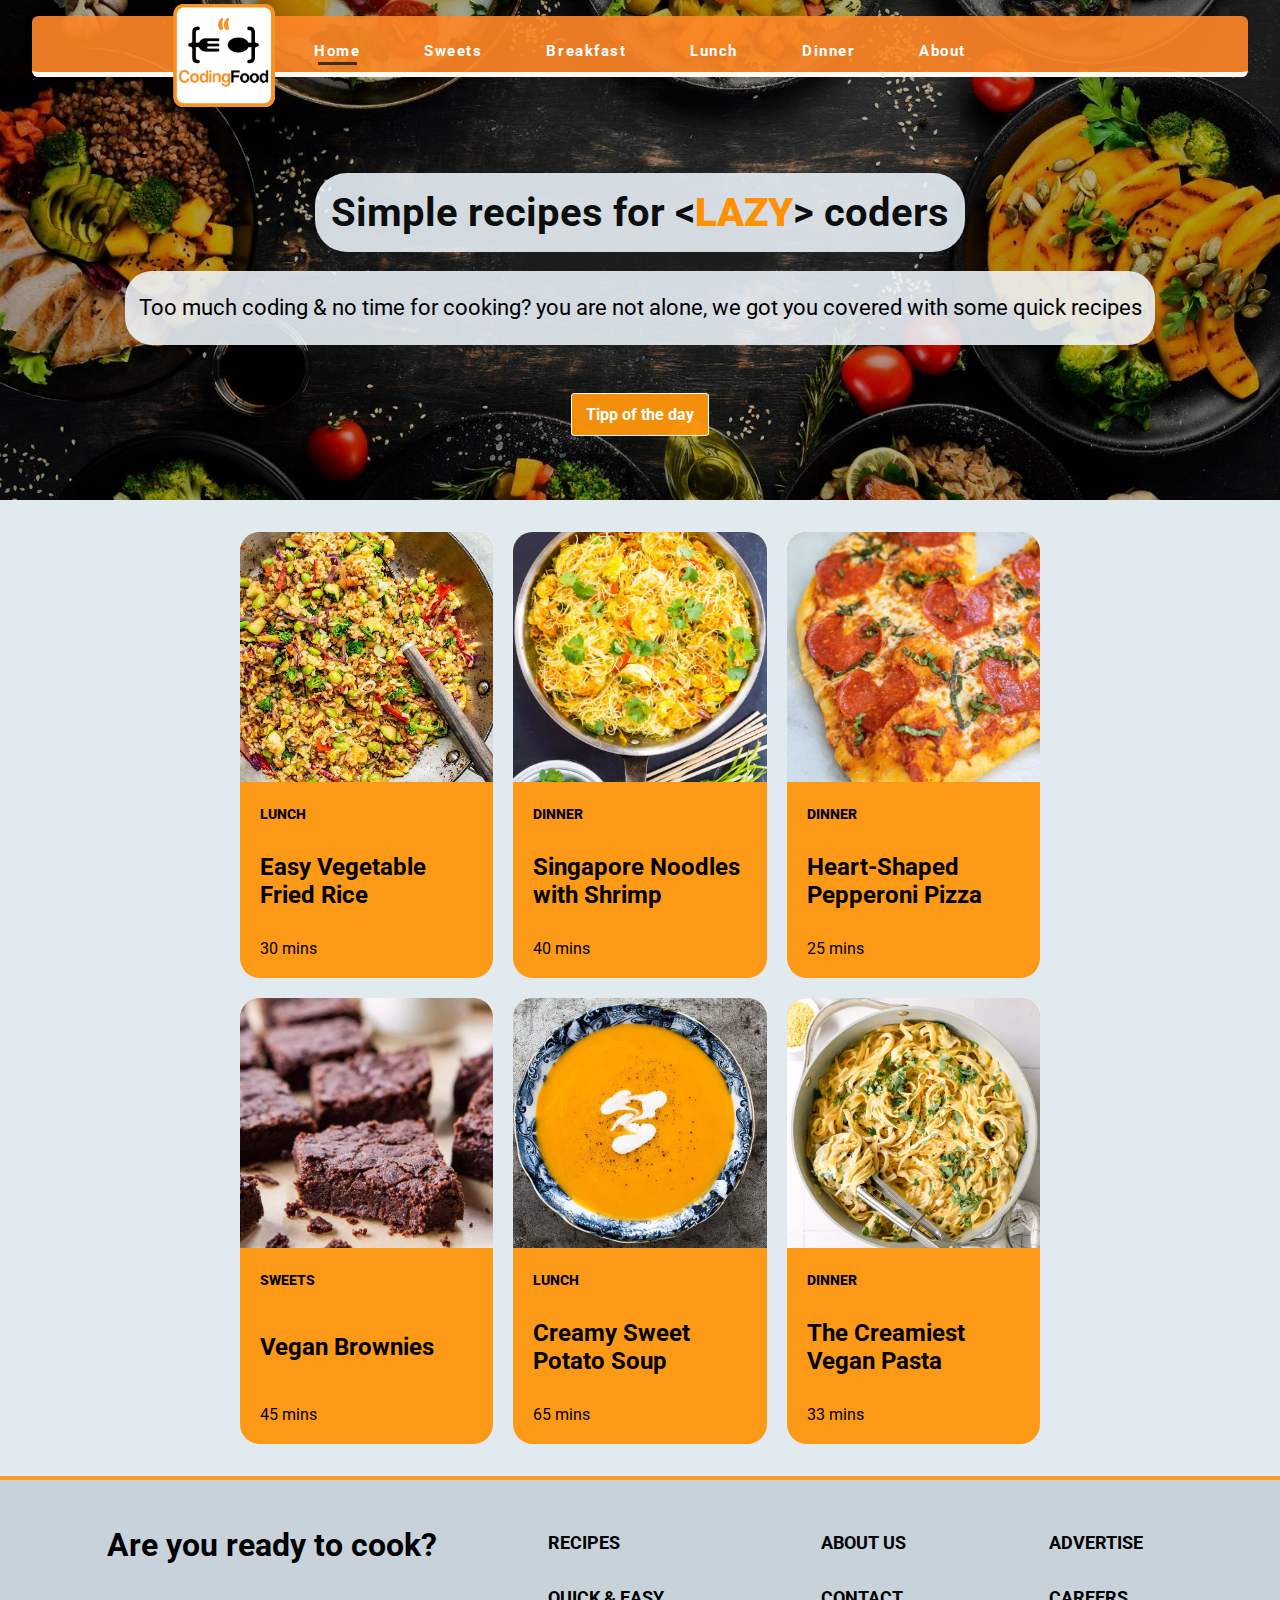
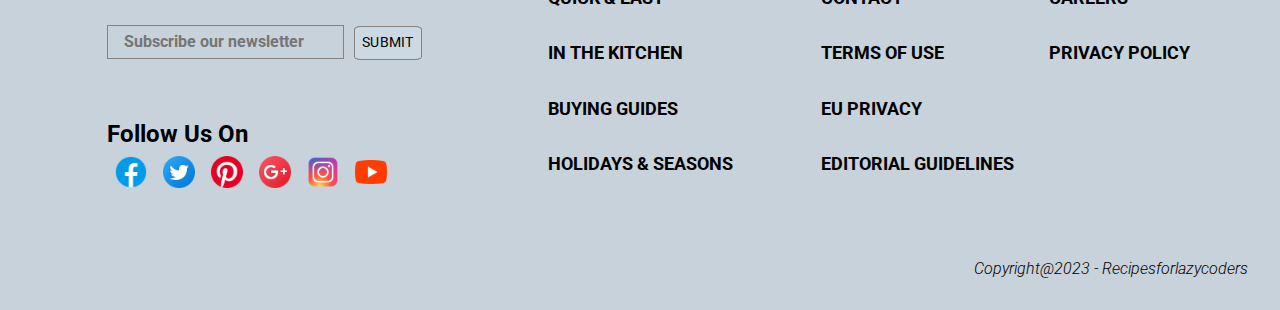
<file: index.html>
<!DOCTYPE html>
<html lang="en">
<head>
    <meta charset="UTF-8">
    <meta http-equiv="X-UA-Compatible" content="IE=edge">
    <meta name="viewport" content="width=device-width, initial-scale=1.0">
    <link rel="stylesheet" href="cook_book_header_home.css">
    <link rel="stylesheet" href="/cook_book_main.css">
    <link rel="stylesheet" href="cook_book_footer.css">
    <link rel="stylesheet"href="https://fonts.googleapis.com/css2?family=Material+Symbols+Rounded:opsz,wght,FILL,GRAD@20..48,100..700,0..1,-50..200" />
    <link rel="preconnect" href="https://fonts.googleapis.com">
    <link rel="preconnect" href="https://fonts.gstatic.com" crossorigin>
    <link href="https://fonts.googleapis.com/css2?family=Roboto:wght@300;400&display=swap" rel="stylesheet">
    <link href="https://fonts.googleapis.com/css2?family=Playfair+Display:wght@900&family=Roboto+Slab:wght@300&family=Roboto:wght@300&display=swap" rel="stylesheet">
    <title>Recipes for coders</title>
</head>
<body>
    <!-- header -->
    <header>
        <div class="header-menu-box">
            <div id="header-menu-logo">
                <a href="index.html"><img id="logo" src="./img/Header/logo33.png" alt="logo"></a>
            </div>
            <nav id="nav-header">
                <input type="checkbox" id="menu-button">
                <label for="menu-button"><span class="material-symbols-rounded">menu</span></label>
                <ul class="header-menu">
                    <li><a id="header-click" class="home-head" id href="index.html">Home</a></li>
                    <li><a id="header-click" class="tips-head" href="#">Sweets</a></li>
                    <li><a id="header-click" class="breakfast-head" href="#">Breakfast</a></li>
                    <li><a id="header-click" class="lunch-head" href="#">Lunch</a></li>
                    <li><a id="header-click" class="dinner-head" href="#">Dinner</a></li>
                    <li><a id="header-click" class="about-head" href="#about-footer">About</a></li>
                    <!-- <li><a href="#CONTACT">sign in/up</a></li> -->
                </ul>
            </nav>
        </div>
        <div class="header-text">
            <h1 id="h1-head">Simple recipes for &lt;<span id="lazy"><strong>LAZY</strong></span>&gt; coders</h1>
            <p id="title-underline">_______________</p>
            <div class="title-text">
                <p id="white-text">Too much coding & no time for cooking? you are not alone, we got you covered with some
                    quick recipes</p>
            </div>
            <div class="button-div">
                <a href="#recipes-today"><button id="header-button">Tipp of the day</button></a>
            </div>
        </div>
    </header>
    <!-- main -->
    <span id="recipes-today"></span>
    <main class="catalogue">
        <div class="catalogue-item">
            <a href="/Easy_Vegetable_Fried_Rice.html">
                <img class="food" src="/img/Main/Easy_Vegetable_Fried_Rice.jpeg" alt="logo">
                <div class="catalogue-item-info">
                    <p class="food-type">LUNCH</p>
                    <h3>Easy Vegetable Fried Rice</h3>
                    <p class="time">30 mins</p>
                </div>
            </a>
        </div>
        <div class="catalogue-item">
            <a href="/Singapore_Noodles_with_Shrimp.html">
                <img class="food" src="/img/Main/Singapore_Noodles_with_Shrimp.webp" alt="logo">
                <div class="catalogue-item-info">
                    <p class="food-type">DINNER</p>
                    <h3>Singapore Noodles with Shrimp</h3>
                    <p class="time">40 mins</p>
                </div>
            </a>
        </div>
        <div class="catalogue-item">
            <a href="Heart-Shaped_Pepperoni_Pizza.html">
                <img class="food" src="/img/Main/Heart-Shaped_Pepperoni_Pizza.webp" alt="logo">
                <div class="catalogue-item-info">
                    <p class="food-type">DINNER</p>
                    <h3>Heart-Shaped Pepperoni Pizza</h3>
                    <p class="time">25 mins</p>
                </div>
            </a>
        </div>
        <div class="catalogue-item">
            <a href="/Vegan_Brownies.html">
                <img class="food" src="/img/Main/Vegan_Brownies.webp" alt="logo">
                <div class="catalogue-item-info">
                    <p class="food-type">SWEETS</p>
                    <h3>Vegan Brownies</h3>
                    <p class="time">45 mins</p>
                </div>
            </a>
        </div>
        <div class="catalogue-item">
            <a href="/Creamy_Sweet_Potato_Soup.html">
                <img class="food" src="/img/Main/Creamy_Sweet_Potato_Soup.webp" alt="logo">
                <div class="catalogue-item-info">
                    <p class="food-type">LUNCH</p>
                    <h3>Creamy Sweet Potato Soup</h3>
                    <p class="time">65 mins</p>
                </div>
            </a>
        </div>
        <div class="catalogue-item">
            <a href="/The_Creamiest_Vegan_Pasta.html">
                <img class="food" src="/img/Main/The_Creamiest_Vegan_Pasta.webp" alt="logo">
                <div class="catalogue-item-info">
                    <p class="food-type">DINNER</p>
                    <h3>The Creamiest Vegan Pasta</h3>
                    <p class="time">33 mins</p>
                </div>
            </a>
        </div>
    </main>
    <!-- footer -->
    <span id="about-footer"></span>
    <footer>
        <div class="left">
            <p class="ready-to">Are you ready to cook?</p>
            <div class="newsletters">
                <input class="text" type="email" placeholder="Subscribe our newsletter" >
                <button class="submit">SUBMIT</button>
            </div>
            <div class="social-media">
                <p class="like">Follow Us On</p>
                <div class="socialmedia-logos">
                    <div class="facebookimage"><img class="facebook" src="./img/Footer/icons8-facebook-96.png" alt="facebook"></div>
                    <div class="twitterimage"><img class="twitter" src="./img/Footer/icons8-twitter-circled-96.png" alt="twitter"></div>
                    <div class="pinterestimage"><img class="pinterest" src="./img/Footer/icons8-pinterest-96.png" alt="pinterest"></div>
                    <div class="googleimage"><img class="google"  src="./img/Footer/icons8-google-plus-circled-96.png" alt="google"></div>
                    <div class="instergramimage"> <img class="instergram" src="./img/Footer/icons8-instagram-96.png" alt="instergram"></div>
                    <div class="youtubeimage"><img class="youtube" src="./img/Footer/icons8-youtube-96.png" alt="youtube"></div>
                </div>
            </div>
        </div>
        <div class="middle">
            <ul class="middle-section">
                <li class="links-bottom"><a class="footer-links" href="#">RECIPES</a></li>
                <li class="links-bottom"><a class="footer-links" href="#">QUICK & EASY</a></li>
                <li class="links-bottom"><a class="footer-links" href="#">IN THE KITCHEN</a></li>
                <li class="links-bottom"><a class="footer-links" href="#">BUYING GUIDES</a></li>
                <li class="links-bottom"><a class="footer-links" href="#">HOLIDAYS & SEASONS</a></li>
            </ul>
        </div>
        <div class="right">
            <ul class="first-section">
                <li class="links-bottom"><a class="footer-links" href="#">About Us</a></li>
                <li class="links-bottom"><a class="footer-links" href="#">Contact</a></li>
                <li class="links-bottom"><a class="footer-links" href="#">Terms of Use</a></li>
                <li class="links-bottom"><a class="footer-links" href="#">EU Privacy</a></li>
                <li class="links-bottom"><a class="footer-links" href="#">Editorial Guidelines</a></li>
            </ul>
            <ul class="second section">
                <li class="links-bottom"><a class="footer-links" href="#">Advertise</a></li>
                <li class="links-bottom"><a class="footer-links" href="#">Careers</a></li>
                <li class="links-bottom"><a class="footer-links" href="#">Privacy Policy</a></li>
            </ul>
        </div>
        <div class="copy-rights"><em>Copyright@2023 - Recipesforlazycoders</em></div>
    </footer>
</body>

</html>
</file>
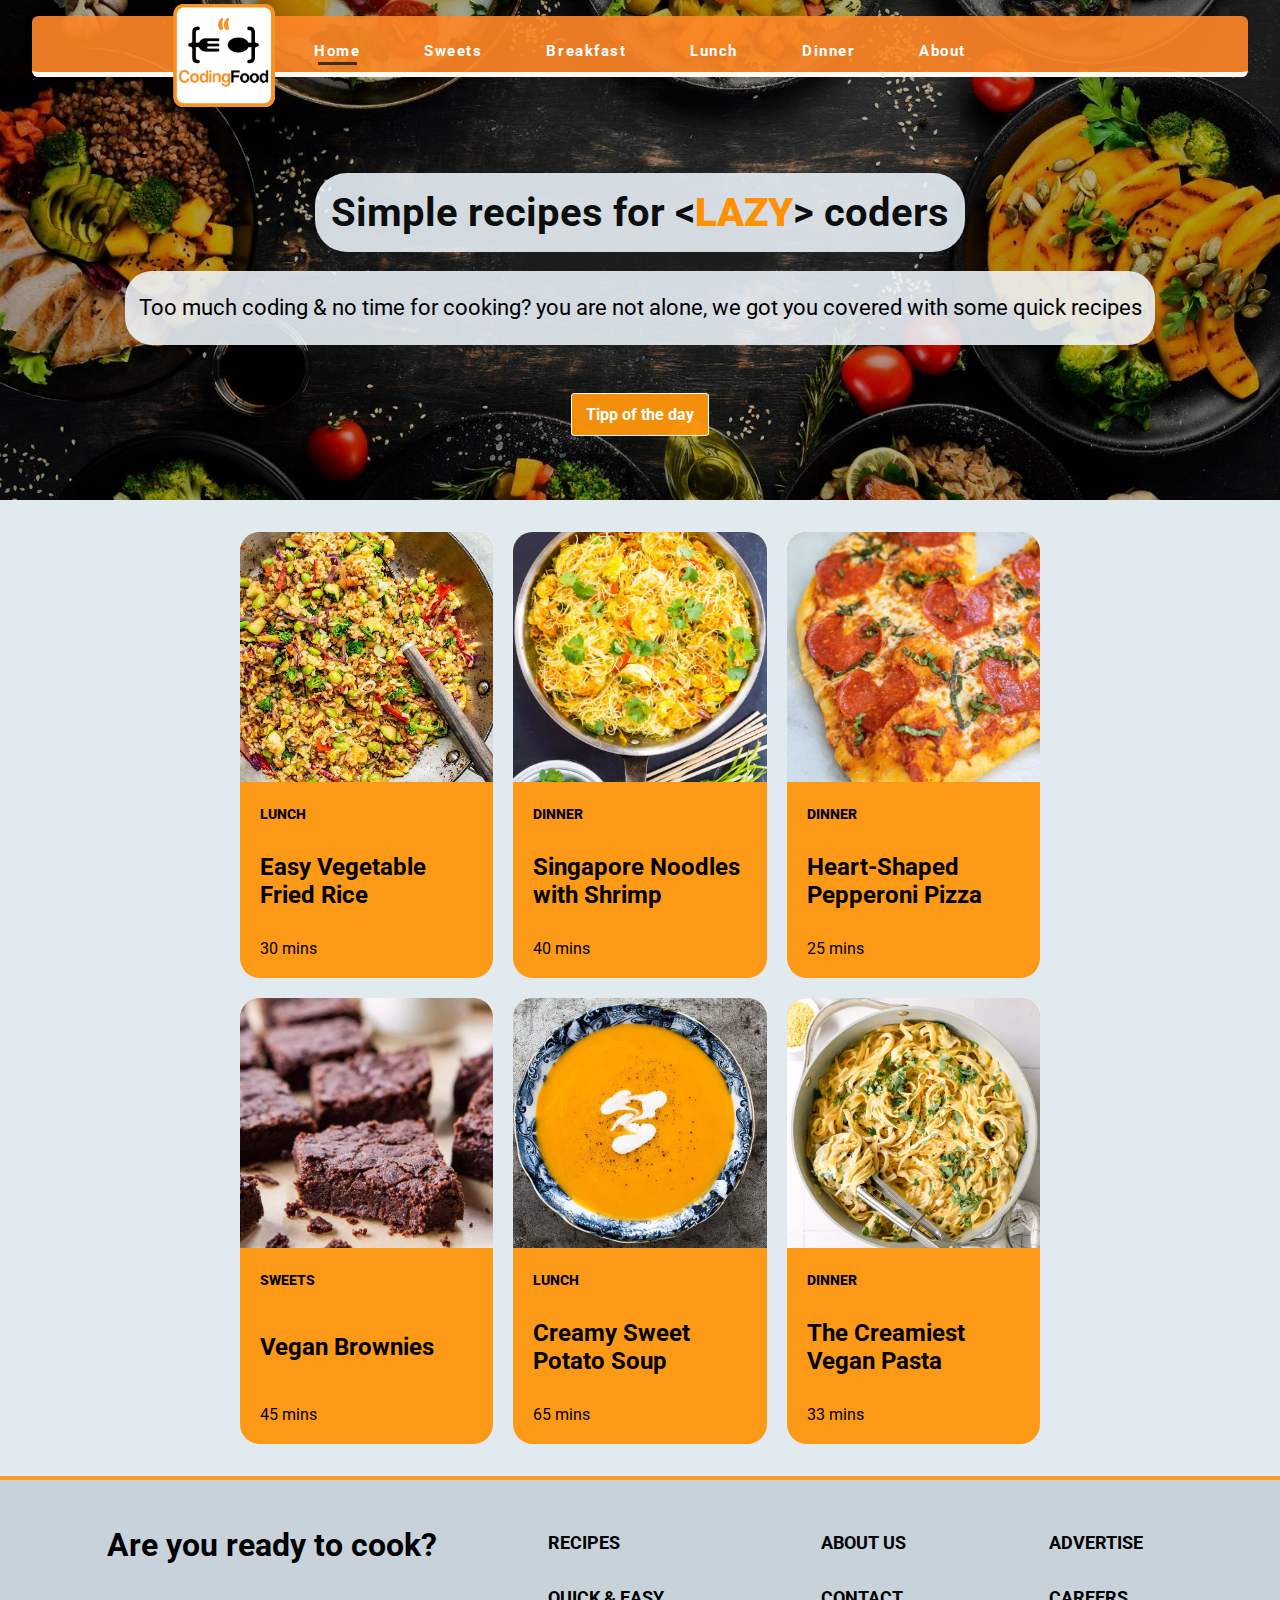
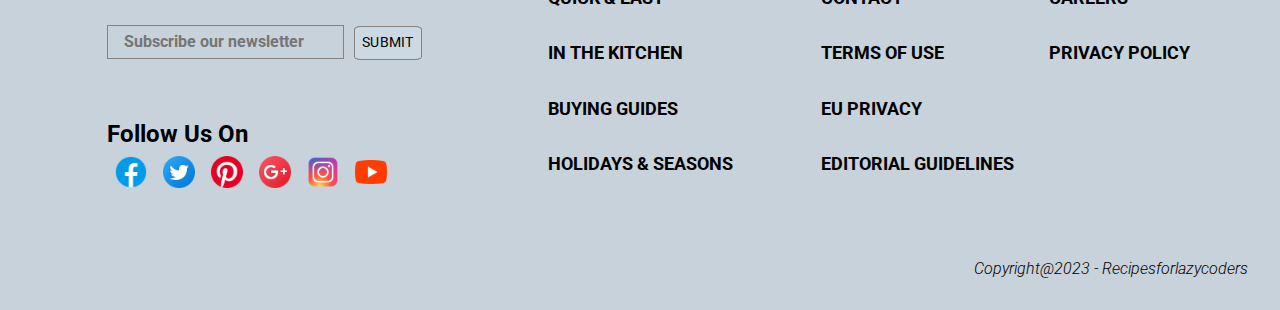
<file: cook_book.html>
<!DOCTYPE html>
<html lang="en">
<head>
    <meta charset="UTF-8">
    <meta http-equiv="X-UA-Compatible" content="IE=edge">
    <meta name="viewport" content="width=device-width, initial-scale=1.0">
    <link rel="stylesheet" href="cook_book_header_home.css">
    <link rel="stylesheet" href="/cook_book_main.css">
    <link rel="stylesheet" href="cook_book_footer.css">
    <link rel="stylesheet"href="https://fonts.googleapis.com/css2?family=Material+Symbols+Rounded:opsz,wght,FILL,GRAD@20..48,100..700,0..1,-50..200" />
    <link rel="preconnect" href="https://fonts.googleapis.com">
    <link rel="preconnect" href="https://fonts.gstatic.com" crossorigin>
    <link href="https://fonts.googleapis.com/css2?family=Roboto:wght@300;400&display=swap" rel="stylesheet">
    <link href="https://fonts.googleapis.com/css2?family=Playfair+Display:wght@900&family=Roboto+Slab:wght@300&family=Roboto:wght@300&display=swap" rel="stylesheet">
    <title>Recipes for coders</title>
</head>
<body>
    <!-- header -->
    <header>
        <div class="header-menu-box">
            <div id="header-menu-logo">
                <a href="cook_book.html"><img id="logo" src="./img/Header/logo33.png" alt="logo"></a>
            </div>
            <nav id="nav-header">
                <input type="checkbox" id="menu-button">
                <label for="menu-button"><span class="material-symbols-rounded">menu</span></label>
                <ul class="header-menu">
                    <li><a id="header-click" class="home-head" id href="cook_book.html">Home</a></li>
                    <li><a id="header-click" class="tips-head" href="#">Sweets</a></li>
                    <li><a id="header-click" class="breakfast-head" href="#">Breakfast</a></li>
                    <li><a id="header-click" class="lunch-head" href="#">Lunch</a></li>
                    <li><a id="header-click" class="dinner-head" href="#">Dinner</a></li>
                    <li><a id="header-click" class="about-head" href="#about-footer">About</a></li>
                    <!-- <li><a href="#CONTACT">sign in/up</a></li> -->
                </ul>
            </nav>
        </div>
        <div class="header-text">
            <h1 id="h1-head">Simple recipes for &lt;<span id="lazy"><strong>LAZY</strong></span>&gt; coders</h1>
            <p id="title-underline">_______________</p>
            <div class="title-text">
                <p id="white-text">Too much coding & no time for cooking? you are not alone, we got you covered with some
                    quick recipes</p>
            </div>
            <div class="button-div">
                <a href="#recipes-today"><button id="header-button">Tipp of the day</button></a>
            </div>
        </div>
    </header>
    <!-- main -->
    <span id="recipes-today"></span>
    <main class="catalogue">
        <div class="catalogue-item">
            <a href="/Easy_Vegetable_Fried_Rice.html">
                <img class="food" src="/img/Main/Easy_Vegetable_Fried_Rice.jpeg">
                <div class="catalogue-item-info">
                    <p class="food-type">LUNCH</p>
                    <h3>Easy Vegetable Fried Rice</h3>
                    <p class="time">30 mins</p>
                </div>
            </a>
        </div>
        <div class="catalogue-item">
            <a href="/Singapore_Noodles_with_Shrimp.html">
                <img class="food" src="/img/Main/Singapore_Noodles_with_Shrimp.webp">
                <div class="catalogue-item-info">
                    <p class="food-type">DINNER</p>
                    <h3>Singapore Noodles with Shrimp</h3>
                    <p class="time">40 mins</p>
                </div>
            </a>
        </div>
        <div class="catalogue-item">
            <a href="Heart-Shaped_Pepperoni_Pizza.html">
                <img class="food" src="/img/Main/Heart-Shaped_Pepperoni_Pizza.webp">
                <div class="catalogue-item-info">
                    <p class="food-type">DINNER</p>
                    <h3>Heart-Shaped Pepperoni Pizza</h3>
                    <p class="time">25 mins</p>
                </div>
            </a>
        </div>
        <div class="catalogue-item">
            <a href="/Vegan_Brownies.html">
                <img class="food" src="/img/Main/Vegan_Brownies.webp">
                <div class="catalogue-item-info">
                    <p class="food-type">SWEETS</p>
                    <h3>Vegan Brownies</h3>
                    <p class="time">45 mins</p>
                </div>
            </a>
        </div>
        <div class="catalogue-item">
            <a href="/Creamy_Sweet_Potato_Soup.html">
                <img class="food" src="/img/Main/Creamy_Sweet_Potato_Soup.webp">
                <div class="catalogue-item-info">
                    <p class="food-type">LUNCH</p>
                    <h3>Creamy Sweet Potato Soup</h3>
                    <p class="time">65 mins</p>
                </div>
            </a>
        </div>
        <div class="catalogue-item">
            <a href="/The_Creamiest_Vegan_Pasta.html">
                <img class="food" src="/img/Main/The_Creamiest_Vegan_Pasta.webp">
                <div class="catalogue-item-info">
                    <p class="food-type">DINNER</p>
                    <h3>The Creamiest Vegan Pasta</h3>
                    <p class="time">33 mins</p>
                </div>
            </a>
        </div>
    </main>
    <!-- footer -->
    <span id="about-footer"></span>
    <footer>
        <div class="left">
            <p class="ready-to">Are you ready to cook?</p>
            <div class="newsletters">
                <input class="text" type="email" placeholder="Subscribe our newsletter" >
                <button class="submit">SUBMIT</button>
            </div>
            <div class="social-media">
                <p class="like">Follow Us On</p>
                <div class="socialmedia-logos">
                    <div class="facebookimage"><img class="facebook" src="./img/Footer/icons8-facebook-96.png" alt="facebook"></div>
                    <div class="twitterimage"><img class="twitter" src="./img/Footer/icons8-twitter-circled-96.png" alt="twitter"></div>
                    <div class="pinterestimage"><img class="pinterest" src="./img/Footer/icons8-pinterest-96.png" alt="pinterest"></div>
                    <div class="googleimage"><img class="google"  src="./img/Footer/icons8-google-plus-circled-96.png" alt="google"></div>
                    <div class="instergramimage"> <img class="instergram" src="./img/Footer/icons8-instagram-96.png" alt="instergram"></div>
                    <div class="youtubeimage"><img class="youtube" src="./img/Footer/icons8-youtube-96.png" alt="youtube"></div>
                </div>
            </div>
        </div>
        <div class="middle">
            <ul class="middle-section">
                <li class="links-bottom"><a class="footer-links" href="#">RECIPES</a></li>
                <li class="links-bottom"><a class="footer-links" href="#">QUICK & EASY</a></li>
                <li class="links-bottom"><a class="footer-links" href="#">IN THE KITCHEN</a></li>
                <li class="links-bottom"><a class="footer-links" href="#">BUYING GUIDES</a></li>
                <li class="links-bottom"><a class="footer-links" href="#">HOLIDAYS & SEASONS</a></li>
            </ul>
        </div>
        <div class="right">
            <ul class="first-section">
                <li class="links-bottom"><a class="footer-links" href="#">About Us</a></li>
                <li class="links-bottom"><a class="footer-links" href="#">Contact</a></li>
                <li class="links-bottom"><a class="footer-links" href="#">Terms of Use</a></li>
                <li class="links-bottom"><a class="footer-links" href="#">EU Privacy</a></li>
                <li class="links-bottom"><a class="footer-links" href="#">Editorial Guidelines</a></li>
            </ul>
            <ul class="second section">
                <li class="links-bottom"><a class="footer-links" href="#">Advertise</a></li>
                <li class="links-bottom"><a class="footer-links" href="#">Careers</a></li>
                <li class="links-bottom"><a class="footer-links" href="#">Privacy Policy</a></li>
            </ul>
        </div>
        <div class="copy-rights"><em>Copyright@2023 - Recipesforlazycoders</em></div>
    </footer>
</body>

</html>
</file>
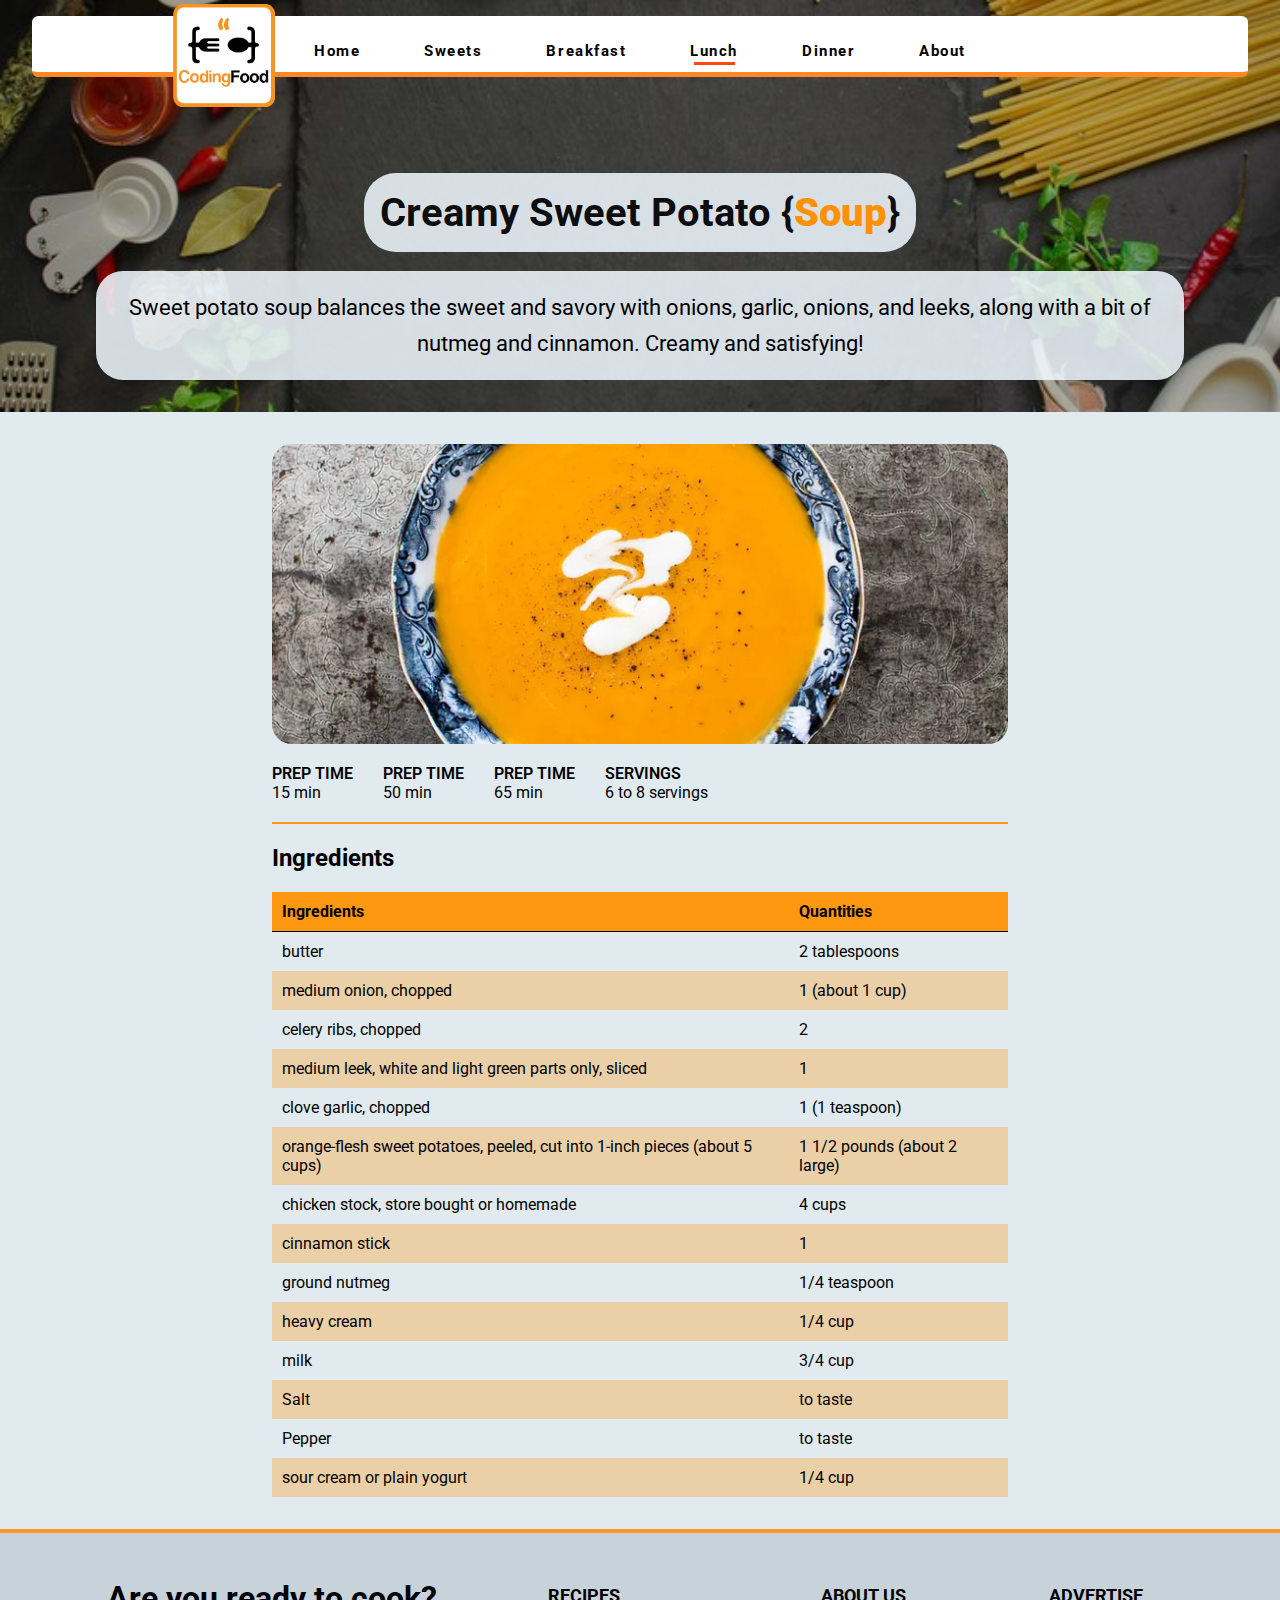
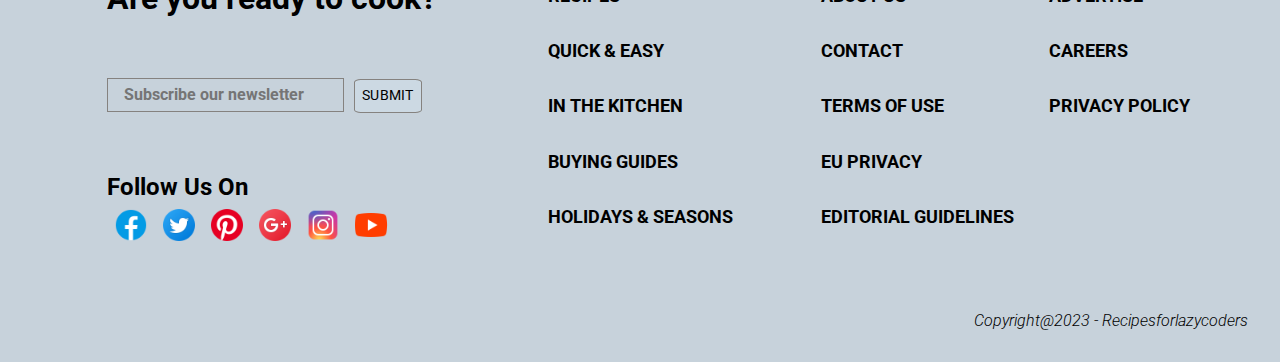
<file: Creamy_Sweet_Potato_Soup.html>
<!DOCTYPE html>
<html lang="en">
<head>
    <meta charset="UTF-8">
    <meta http-equiv="X-UA-Compatible" content="IE=edge">
    <meta name="viewport" content="width=device-width, initial-scale=1.0">
    <link rel="stylesheet" href="https://fonts.googleapis.com/css2?family=Material+Symbols+Rounded:opsz,wght,FILL,GRAD@20..48,100..700,0..1,-50..200" />
    <link rel="stylesheet" href="cook_book_header_pages.css">
    <link rel="stylesheet" href="/cook_book_main.css">
    <link rel="stylesheet" href="cook_book_footer.css">
    <link rel="stylesheet" href="cook_book_header_lunch_underline_marker.css">
    <link rel="preconnect" href="https://fonts.googleapis.com">
    <link rel="preconnect" href="https://fonts.gstatic.com" crossorigin>
    <link href="https://fonts.googleapis.com/css2?family=Roboto:wght@300;400&display=swap" rel="stylesheet">
    <link href="https://fonts.googleapis.com/css2?family=Playfair+Display:wght@900&family=Roboto+Slab:wght@300&family=Roboto:wght@300&display=swap" rel="stylesheet">
    <title>Creamy Sweet Potato Soup</title>
</head>
<body>
    <header>
        <div class="header-menu-box">
            <div id="header-menu-logo">
                <a href="index.html"><img id="logo" src="./img/Header/logo33.png" alt="logo"></a>
            </div>
            <nav id="nav-header">
                <input type="checkbox" id="menu-button">
                <label for="menu-button"><span class="material-symbols-rounded">menu</span></label>
                <ul class="header-menu">
                    <li><a id="header-click" class="home-head" id href="index.html">Home</a></li>
                    <li><a id="header-click" class="tips-head" href="#">Sweets</a></li>
                    <li><a id="header-click" class="breakfast-head" href="#">Breakfast</a></li>
                    <li><a id="header-click" class="lunch-head" href="#">Lunch</a></li>
                    <li><a id="header-click" class="dinner-head" href="#">Dinner</a></li>
                    <li><a id="header-click" class="about-head" href="#about-footer">About</a></li>
                    <!-- <li><a href="#CONTACT">sign in/up</a></li> -->
                </ul>
            </nav>
        </div>
        <div class="header-text">
            <h1 id="h1-head">Creamy Sweet Potato {<span id="lazy"><strong>Soup</strong></span>}</h1>
            <p id="title-underline">__________</p>
            <div class="title-text">
                <p id="white-text">Sweet potato soup balances the sweet and savory with onions, garlic, onions, and
                    leeks, along with a bit of nutmeg and cinnamon. Creamy and satisfying!</p>
            </div>
            <!-- <div class="button-div">
                <a href="#recipe-1"><button id="header-button">See the Recipe</button></a>
            </div> -->
        </div>
    </header> 
    <main class="recipe">
        <img class="recipe-image" src="/img/Main/Creamy_Sweet_Potato_Soup.webp" alt="">
        <div class="timing">
            <div class="prep-time">
                <p class="timing-bold">PREP TIME</p>
                <p>15 min</p>
            </div>
            <div class="cook-time">
                <p class="timing-bold">PREP TIME</p>
                <p>50 min</p>
            </div>
            <div class="total-time">
                <p class="timing-bold">PREP TIME</p>
                <p>65 min</p>
            </div>
            <div>
                <p class="timing-bold">SERVINGS</p>
                <p>6 to 8 servings</p>
            </div>
        </div>
        <hr />
        <h2>Ingredients</h2>
        <table>
            <tr>
                <th>Ingredients</th>
                <th>Quantities</th>
            </tr>
            <tr>
                <td>butter</td>
                <td>2 tablespoons</td>
            </tr>
            <tr>
                <td>medium onion, chopped</td>
                <td>1 (about 1 cup)</td>
            </tr>
            <tr>
                <td>celery ribs, chopped</td>
                <td>2</td>
            </tr>
            <tr>
                <td>medium leek, white and light green parts only, sliced</td>
                <td>1</td>
            </tr>
            <tr>
                <td>clove garlic, chopped</td>
                <td>1 (1 teaspoon)</td>
            </tr>
            <tr>
                <td>orange-flesh sweet potatoes, peeled, cut into 1-inch pieces (about 5 cups)</td>
                <td>1 1/2 pounds (about 2 large)</td>
            </tr>
            <tr>
                <td>chicken stock, store bought or homemade</td>
                <td>4 cups</td>
            </tr>
            <tr>
                <td>cinnamon stick</td>
                <td>1</td>
            </tr>
            <tr>
                <td>ground nutmeg</td>
                <td>1/4 teaspoon</td>
            </tr>
            <tr>
                <td>heavy cream</td>
                <td>1/4 cup</td>
            </tr>
            <tr>
                <td>milk</td>
                <td>3/4 cup</td>
            </tr>
            <tr>
                <td>Salt</td>
                <td>to taste</td>
            </tr>
            <tr>
                <td>Pepper</td>
                <td>to taste</td>
            </tr>
            <tr>
                <td>sour cream or plain yogurt</td>
                <td>1/4 cup</td>
            </tr>
        </table>
    </main>
    <!-- footer -->
    <footer>
        <div class="left">
            <p class="ready-to">Are you ready to cook?</p>
            <div class="newsletters">
                <input class="text" type="email" placeholder="Subscribe our newsletter" >
                <button class="submit">SUBMIT</button>
            </div>
            <div class="social-media">
                <p class="like">Follow Us On</p>
                <div class="socialmedia-logos">
                    <div class="facebookimage"><img class="facebook" src="./img/Footer/icons8-facebook-96.png" alt="facebook"></div>
                    <div class="twitterimage"><img class="twitter" src="./img/Footer/icons8-twitter-circled-96.png" alt="twitter"></div>
                    <div class="pinterestimage"><img class="pinterest" src="./img/Footer/icons8-pinterest-96.png" alt="pinterest"></div>
                    <div class="googleimage"><img class="google"  src="./img/Footer/icons8-google-plus-circled-96.png" alt="google"></div>
                    <div class="instergramimage"> <img class="instergram" src="./img/Footer/icons8-instagram-96.png" alt="instergram"></div>
                    <div class="youtubeimage"><img class="youtube" src="./img/Footer/icons8-youtube-96.png" alt="youtube"></div>
                </div>
            </div>
        </div>
        <div class="middle">
            <ul class="middle-section">
                <li class="links-bottom"><a class="footer-links" href="#">RECIPES</a></li>
                <li class="links-bottom"><a class="footer-links" href="#">QUICK & EASY</a></li>
                <li class="links-bottom"><a class="footer-links" href="#">IN THE KITCHEN</a></li>
                <li class="links-bottom"><a class="footer-links" href="#">BUYING GUIDES</a></li>
                <li class="links-bottom"><a class="footer-links" href="#">HOLIDAYS & SEASONS</a></li>
            </ul>
        </div>
        <div class="right">
            <ul class="first-section">
                <li class="links-bottom"><a class="footer-links" href="#">About Us</a></li>
                <li class="links-bottom"><a class="footer-links" href="#">Contact</a></li>
                <li class="links-bottom"><a class="footer-links" href="#">Terms of Use</a></li>
                <li class="links-bottom"><a class="footer-links" href="#">EU Privacy</a></li>
                <li class="links-bottom"><a class="footer-links" href="#">Editorial Guidelines</a></li>
                
            </ul>
            <ul class="second section">
                <li class="links-bottom"><a class="footer-links" href="#">Advertise</a></li>
                <li class="links-bottom"><a class="footer-links" href="#">Careers</a></li>
                <li class="links-bottom"><a class="footer-links" href="#">Privacy Policy</a></li>
            </ul>
        </div>
        <div class="copy-rights"><em>Copyright@2023 - Recipesforlazycoders</em></div>
        <span id="about-footer"></span>
    </footer>
</body>
</html>
</file>
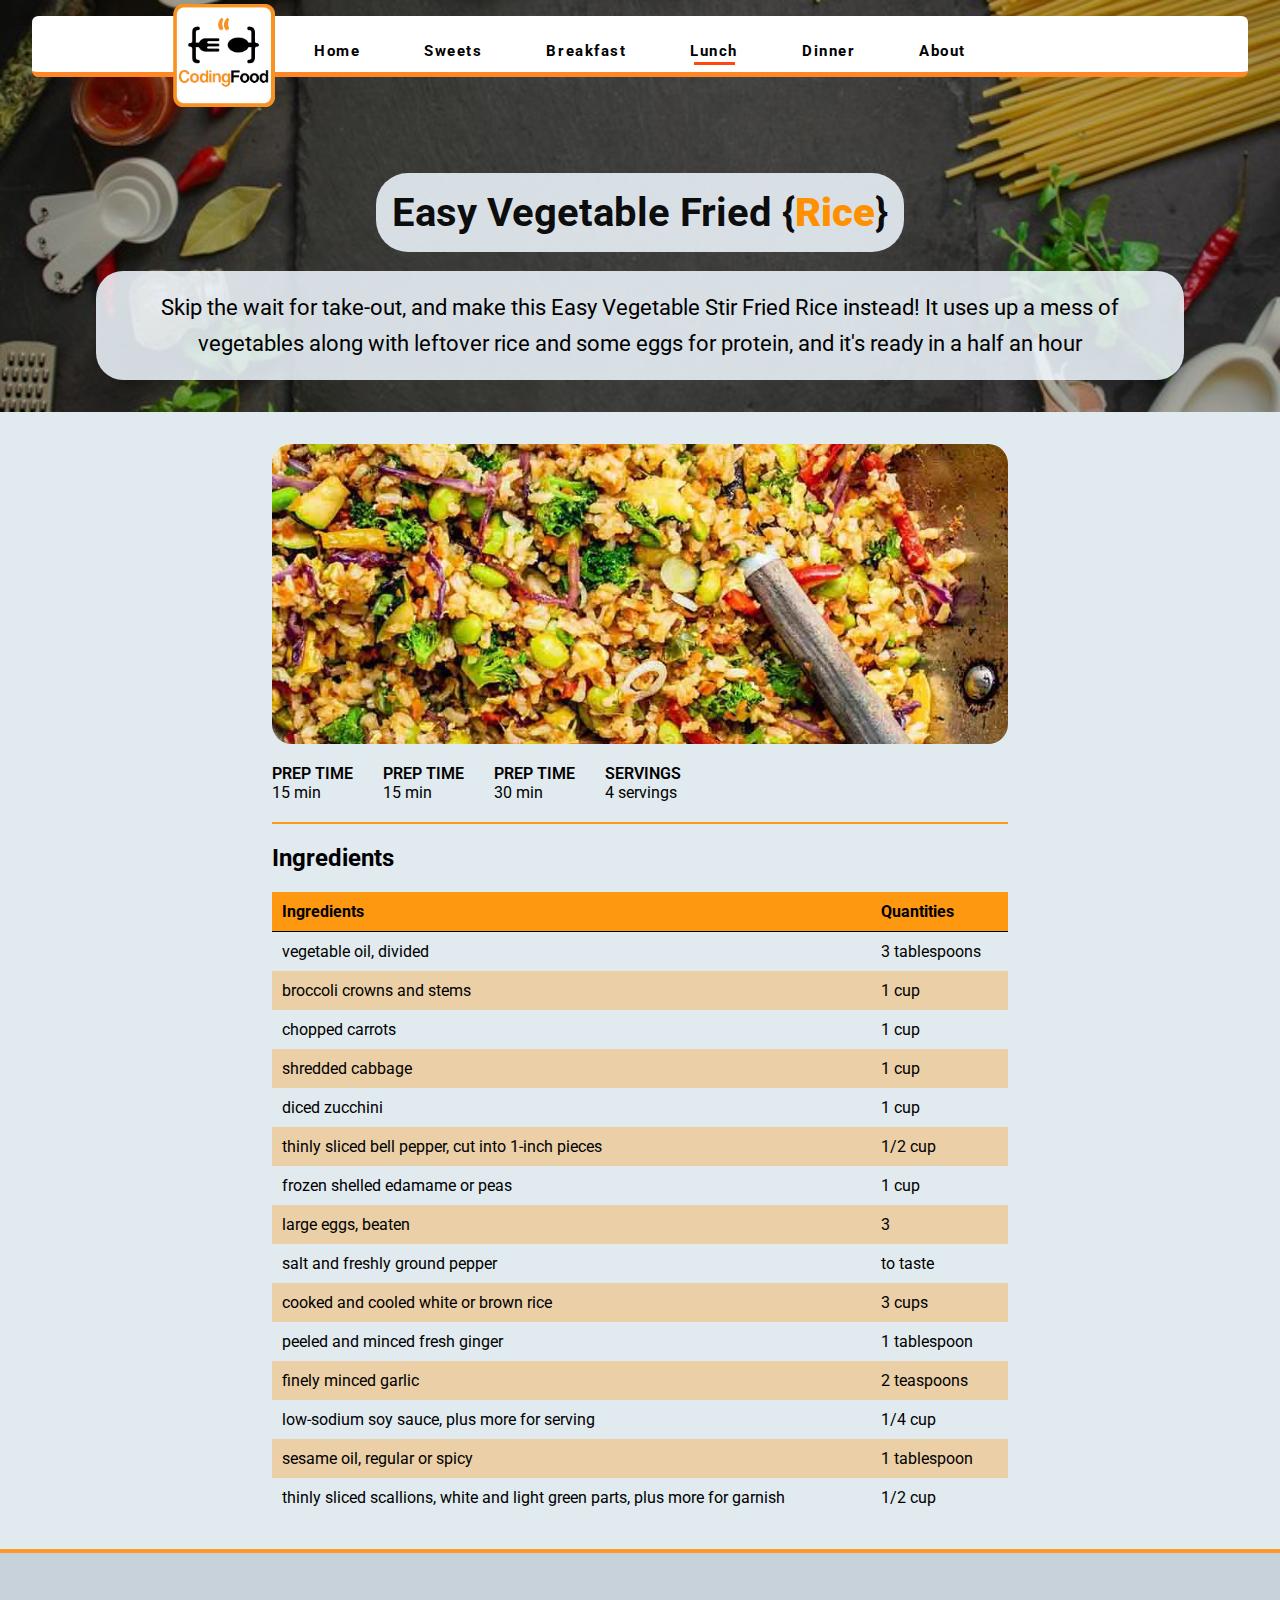
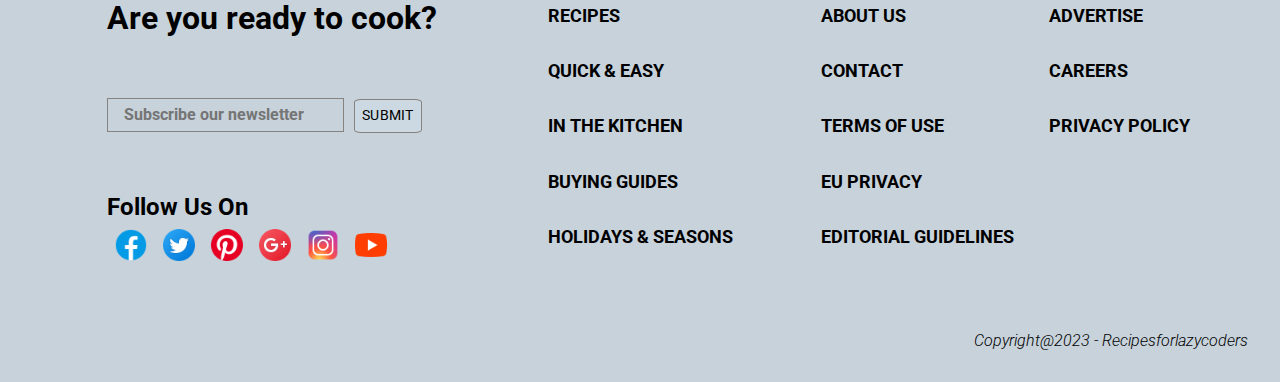
<file: Easy_Vegetable_Fried_Rice.html>
<!DOCTYPE html>
<html lang="en">
<head>
    <meta charset="UTF-8">
    <meta http-equiv="X-UA-Compatible" content="IE=edge">
    <meta name="viewport" content="width=device-width, initial-scale=1.0">
    <link rel="stylesheet" href="https://fonts.googleapis.com/css2?family=Material+Symbols+Rounded:opsz,wght,FILL,GRAD@20..48,100..700,0..1,-50..200" />
    <link rel="stylesheet" href="cook_book_header_pages.css">
    <link rel="stylesheet" href="/cook_book_main.css">
    <link rel="stylesheet" href="cook_book_footer.css">
    <link rel="stylesheet" href="cook_book_header_lunch_underline_marker.css">
    <link rel="preconnect" href="https://fonts.googleapis.com">
    <link rel="preconnect" href="https://fonts.gstatic.com" crossorigin>
    <link href="https://fonts.googleapis.com/css2?family=Roboto:wght@300;400&display=swap" rel="stylesheet">
    <link href="https://fonts.googleapis.com/css2?family=Playfair+Display:wght@900&family=Roboto+Slab:wght@300&family=Roboto:wght@300&display=swap" rel="stylesheet">
    <title>Easy Vegetable Fried Rice</title>
</head>
<body>
    <header>
        <div class="header-menu-box">
            <div id="header-menu-logo">
                <a href="index.html"><img id="logo" src="./img/Header/logo33.png" alt="logo"></a>
            </div>
            <nav id="nav-header">
                <input type="checkbox" id="menu-button">
                <label for="menu-button"><span class="material-symbols-rounded">menu</span></label>
                <ul class="header-menu">
                    <li><a id="header-click" class="home-head" id href="index.html">Home</a></li>
                    <li><a id="header-click" class="tips-head" href="#">Sweets</a></li>
                    <li><a id="header-click" class="breakfast-head" href="#">Breakfast</a></li>
                    <li><a id="header-click" class="lunch-head" href="#">Lunch</a></li>
                    <li><a id="header-click" class="dinner-head" href="#">Dinner</a></li>
                    <li><a id="header-click" class="about-head" href="#about-footer">About</a></li>
                    <!-- <li><a href="#CONTACT">sign in/up</a></li> -->
                </ul>
            </nav>
        </div>
        <div class="header-text">
            <h1 id="h1-head">Easy Vegetable Fried {<span id="lazy"><strong>Rice</strong></span>}</h1>
            <p id="title-underline">__________</p>
            <div class="title-text">
                <p id="white-text">Skip the wait for take-out, and make this Easy Vegetable Stir Fried Rice instead! It
                    uses up a mess of vegetables along with leftover rice and some eggs for protein, and it's ready in a
                    half an hour</p>
            </div>
            <!-- <div class="button-div">
                <a href="#recipe-1"><button id="header-button">See the Recipe</button></a>
            </div> -->
        </div>
    </header> 
    <main class="recipe">
        <img class="recipe-image" src="/img/Main/Easy_Vegetable_Fried_Rice.jpeg" alt="">
        <div class="timing">
            <div class="prep-time">
                <p class="timing-bold">PREP TIME</p>
                <p>15 min</p>
            </div>
            <div class="cook-time">
                <p class="timing-bold">PREP TIME</p>
                <p>15 min</p>
            </div>
            <div class="total-time">
                <p class="timing-bold">PREP TIME</p>
                <p>30 min</p>
            </div>
            <div>
                <p class="timing-bold">SERVINGS</p>
                <p>4 servings</p>
            </div>
        </div>
        <hr />
        <h2>Ingredients</h2>
        <table>
            <tr>
                <th>Ingredients</th>
                <th>Quantities</th>
            </tr>
            <tr>
                <td>vegetable oil, divided</td>
                <td>3 tablespoons</td>
            </tr>
            <tr>
                <td>broccoli crowns and stems</td>
                <td>1 cup</td>
            </tr>
            <tr>
                <td>chopped carrots</td>
                <td>1 cup</td>
            </tr>
            <tr>
                <td>shredded cabbage</td>
                <td>1 cup</td>
            </tr>
            <tr>
                <td>diced zucchini</td>
                <td>1 cup</td>
            </tr>
            <tr>
                <td>thinly sliced bell pepper, cut into 1-inch pieces</td>
                <td>1/2 cup</td>
            </tr>
            <tr>
                <td>frozen shelled edamame or peas</td>
                <td>1 cup</td>
            </tr>
            <tr>
                <td>large eggs, beaten</td>
                <td>3</td>
            </tr>
            <tr>
                <td>salt and freshly ground pepper</td>
                <td>to taste</td>
            </tr>
            <tr>
                <td>cooked and cooled white or brown rice</td>
                <td>3 cups</td>
            </tr>
            <tr>
                <td>peeled and minced fresh ginger</td>
                <td>1 tablespoon</td>
            </tr>
            <tr>
                <td>finely minced garlic</td>
                <td>2 teaspoons</td>
            </tr>
            <tr>
                <td>low-sodium soy sauce, plus more for serving</td>
                <td>1/4 cup</td>
            </tr>
            <tr>
                <td>sesame oil, regular or spicy</td>
                <td>1 tablespoon</td>
            </tr>
            <tr>
                <td>thinly sliced scallions, white and light green parts, plus more for garnish</td>
                <td>1/2 cup</td>
            </tr>
        </table>
    </main>
    <!-- footer -->
    <footer>
        <div class="left">
            <p class="ready-to">Are you ready to cook?</p>
            <div class="newsletters">
                <input class="text" type="email" placeholder="Subscribe our newsletter" >
                <button class="submit">SUBMIT</button>
            </div>
            <div class="social-media">
                <p class="like">Follow Us On</p>
                <div class="socialmedia-logos">
                    <div class="facebookimage"><img class="facebook" src="./img/Footer/icons8-facebook-96.png" alt="facebook"></div>
                    <div class="twitterimage"><img class="twitter" src="./img/Footer/icons8-twitter-circled-96.png" alt="twitter"></div>
                    <div class="pinterestimage"><img class="pinterest" src="./img/Footer/icons8-pinterest-96.png" alt="pinterest"></div>
                    <div class="googleimage"><img class="google"  src="./img/Footer/icons8-google-plus-circled-96.png" alt="google"></div>
                    <div class="instergramimage"> <img class="instergram" src="./img/Footer/icons8-instagram-96.png" alt="instergram"></div>
                    <div class="youtubeimage"><img class="youtube" src="./img/Footer/icons8-youtube-96.png" alt="youtube"></div>
                </div>
            </div>
        </div>
        <div class="middle">
            <ul class="middle-section">
                <li class="links-bottom"><a class="footer-links" href="#">RECIPES</a></li>
                <li class="links-bottom"><a class="footer-links" href="#">QUICK & EASY</a></li>
                <li class="links-bottom"><a class="footer-links" href="#">IN THE KITCHEN</a></li>
                <li class="links-bottom"><a class="footer-links" href="#">BUYING GUIDES</a></li>
                <li class="links-bottom"><a class="footer-links" href="#">HOLIDAYS & SEASONS</a></li>
            </ul>
        </div>
        <div class="right">
            <ul class="first-section">
                <li class="links-bottom"><a class="footer-links" href="#">About Us</a></li>
                <li class="links-bottom"><a class="footer-links" href="#">Contact</a></li>
                <li class="links-bottom"><a class="footer-links" href="#">Terms of Use</a></li>
                <li class="links-bottom"><a class="footer-links" href="#">EU Privacy</a></li>
                <li class="links-bottom"><a class="footer-links" href="#">Editorial Guidelines</a></li>
                
            </ul>
            <ul class="second section">
                <li class="links-bottom"><a class="footer-links" href="#">Advertise</a></li>
                <li class="links-bottom"><a class="footer-links" href="#">Careers</a></li>
                <li class="links-bottom"><a class="footer-links" href="#">Privacy Policy</a></li>
            </ul>
        </div>
        <div class="copy-rights"><em>Copyright@2023 - Recipesforlazycoders</em></div>
        <span id="about-footer"></span>
    </footer>
</body>
</html>
</file>
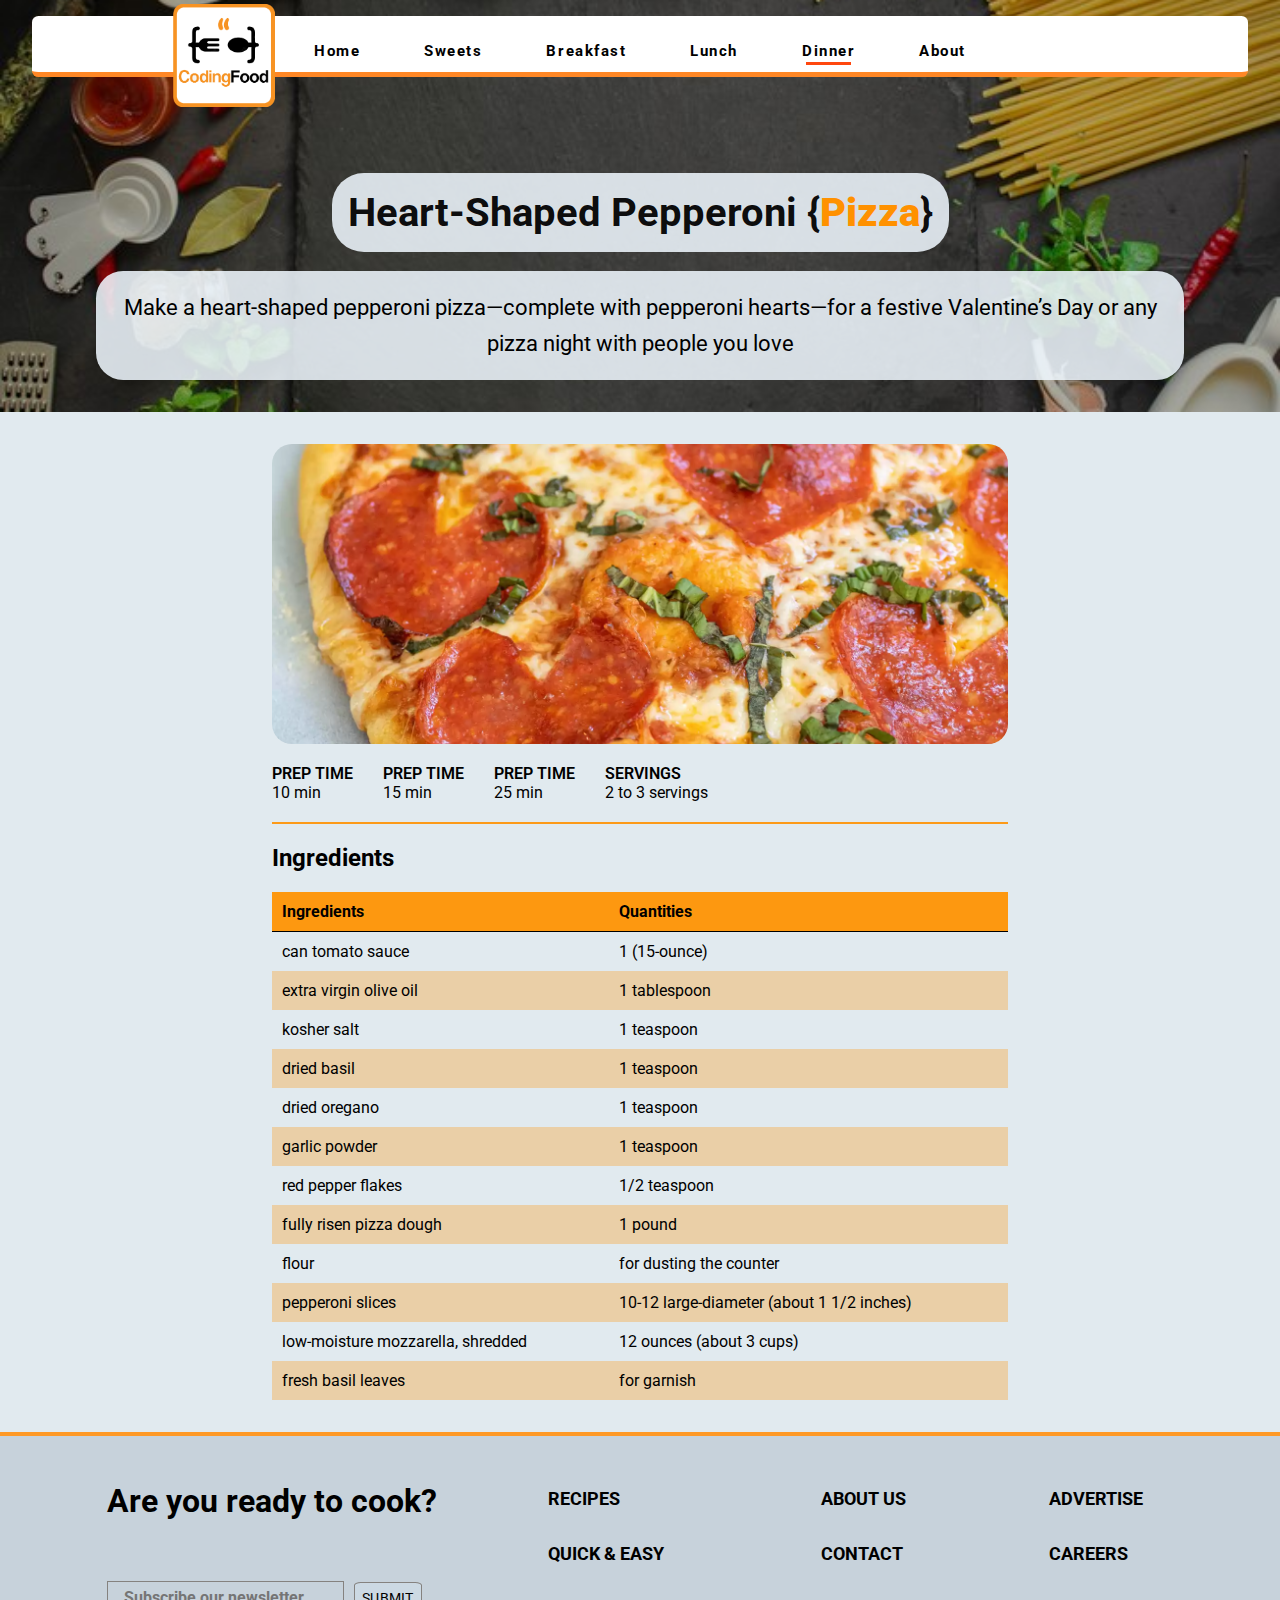
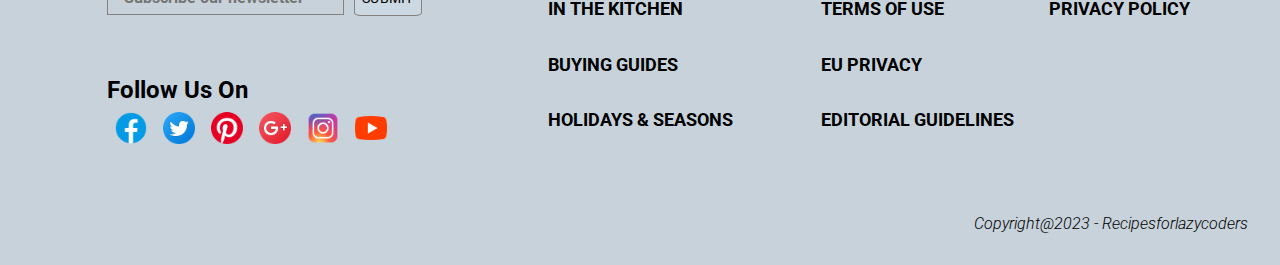
<file: Heart-Shaped_Pepperoni_Pizza.html>
<!DOCTYPE html>
<html lang="en">
<head>
    <meta charset="UTF-8">
    <meta http-equiv="X-UA-Compatible" content="IE=edge">
    <meta name="viewport" content="width=device-width, initial-scale=1.0">
    <link rel="stylesheet" href="https://fonts.googleapis.com/css2?family=Material+Symbols+Rounded:opsz,wght,FILL,GRAD@20..48,100..700,0..1,-50..200" />
    <link rel="stylesheet" href="cook_book_header_pages.css">
    <link rel="stylesheet" href="/cook_book_main.css">
    <link rel="stylesheet" href="cook_book_footer.css">
    <link rel="stylesheet" href="cook_book_header_dinner_underline_marker.css">
    <link rel="preconnect" href="https://fonts.googleapis.com">
    <link rel="preconnect" href="https://fonts.gstatic.com" crossorigin>
    <link href="https://fonts.googleapis.com/css2?family=Roboto:wght@300;400&display=swap" rel="stylesheet">
    <link href="https://fonts.googleapis.com/css2?family=Playfair+Display:wght@900&family=Roboto+Slab:wght@300&family=Roboto:wght@300&display=swap" rel="stylesheet">
    <title>Heart-Shaped Pepperoni Pizza</title>
</head>
<body>
    <header>
        <div class="header-menu-box">
            <div id="header-menu-logo">
                <a href="index.html"><img id="logo" src="./img/Header/logo33.png" alt="logo"></a>
            </div>
            <nav id="nav-header">
                <input type="checkbox" id="menu-button">
                <label for="menu-button"><span class="material-symbols-rounded">menu</span></label>
                <ul class="header-menu">
                    <li><a id="header-click" class="home-head" id href="index.html">Home</a></li>
                    <li><a id="header-click" class="tips-head" href="#">Sweets</a></li>
                    <li><a id="header-click" class="breakfast-head" href="#">Breakfast</a></li>
                    <li><a id="header-click" class="lunch-head" href="#">Lunch</a></li>
                    <li><a id="header-click" class="dinner-head" href="#">Dinner</a></li>
                    <li><a id="header-click" class="about-head" href="#about-footer">About</a></li>
                    <!-- <li><a href="#CONTACT">sign in/up</a></li> -->
                </ul>
            </nav>
        </div>
        <div class="header-text">
            <h1 id="h1-head">Heart-Shaped Pepperoni {<span id="lazy"><strong>Pizza</strong></span>}</h1>
            <p id="title-underline">__________</p>
            <div class="title-text">
                <p id="white-text">Make a heart-shaped pepperoni pizza—complete with pepperoni hearts—for a festive
                    Valentine’s Day or any pizza night with people you love</p>
            </div>
            <!-- <div class="button-div">
                <a href="#recipe-1"><button id="header-button">See the Recipe</button></a>
            </div> -->
        </div>
    </header> 
    <main class="recipe">
        <img class="recipe-image" src="/img/Main/Heart-Shaped_Pepperoni_Pizza.webp" alt="">
        <div class="timing">
            <div class="prep-time">
                <p class="timing-bold">PREP TIME</p>
                <p>10 min</p>
            </div>
            <div class="cook-time">
                <p class="timing-bold">PREP TIME</p>
                <p>15 min</p>
            </div>
            <div class="total-time">
                <p class="timing-bold">PREP TIME</p>
                <p>25 min</p>
            </div>
            <div>
                <p class="timing-bold">SERVINGS</p>
                <p>2 to 3 servings</p>
            </div>
        </div>
        <hr />
        <h2>Ingredients</h2>
        <table>
            <tr>
                <th>Ingredients</th>
                <th>Quantities</th>
            </tr>
            <tr>
                <td>can tomato sauce</td>
                <td>1 (15-ounce)</td>
            </tr>
            <tr>
                <td>extra virgin olive oil</td>
                <td>1 tablespoon</td>
            </tr>
            <tr>
                <td>kosher salt</td>
                <td>1 teaspoon</td>
            </tr>
            <tr>
                <td>dried basil</td>
                <td>1 teaspoon</td>
            </tr>
            <tr>
                <td>dried oregano</td>
                <td>1 teaspoon</td>
            </tr>
            <tr>
                <td>garlic powder</td>
                <td>1 teaspoon</td>
            </tr>
            <tr>
                <td>red pepper flakes</td>
                <td>1/2 teaspoon</td>
            </tr>
            <tr>
                <td>fully risen pizza dough</td>
                <td>1 pound</td>
            </tr>
            <tr>
                <td>flour</td>
                <td>for dusting the counter</td>
            </tr>
            <tr>
                <td>pepperoni slices</td>
                <td>10-12 large-diameter (about 1 1/2 inches)</td>
            </tr>
            <tr>
                <td>low-moisture mozzarella, shredded</td>
                <td>12 ounces (about 3 cups)</td>
            </tr>
            <tr>
                <td>fresh basil leaves</td>
                <td>for garnish</td>
            </tr>
        </table>
    </main>
    <!-- footer -->
    <footer>
        <div class="left">
            <p class="ready-to">Are you ready to cook?</p>
            <div class="newsletters">
                <input class="text" type="email" placeholder="Subscribe our newsletter" >
                <button class="submit">SUBMIT</button>
            </div>
            <div class="social-media">
                <p class="like">Follow Us On</p>
                <div class="socialmedia-logos">
                    <div class="facebookimage"><img class="facebook" src="./img/Footer/icons8-facebook-96.png" alt="facebook"></div>
                    <div class="twitterimage"><img class="twitter" src="./img/Footer/icons8-twitter-circled-96.png" alt="twitter"></div>
                    <div class="pinterestimage"><img class="pinterest" src="./img/Footer/icons8-pinterest-96.png" alt="pinterest"></div>
                    <div class="googleimage"><img class="google"  src="./img/Footer/icons8-google-plus-circled-96.png" alt="google"></div>
                    <div class="instergramimage"> <img class="instergram" src="./img/Footer/icons8-instagram-96.png" alt="instergram"></div>
                    <div class="youtubeimage"><img class="youtube" src="./img/Footer/icons8-youtube-96.png" alt="youtube"></div>
                </div>
            </div>
        </div>
        <div class="middle">
            <ul class="middle-section">
                <li class="links-bottom"><a class="footer-links" href="#">RECIPES</a></li>
                <li class="links-bottom"><a class="footer-links" href="#">QUICK & EASY</a></li>
                <li class="links-bottom"><a class="footer-links" href="#">IN THE KITCHEN</a></li>
                <li class="links-bottom"><a class="footer-links" href="#">BUYING GUIDES</a></li>
                <li class="links-bottom"><a class="footer-links" href="#">HOLIDAYS & SEASONS</a></li>
            </ul>
        </div>
        <div class="right">
            <ul class="first-section">
                <li class="links-bottom"><a class="footer-links" href="#">About Us</a></li>
                <li class="links-bottom"><a class="footer-links" href="#">Contact</a></li>
                <li class="links-bottom"><a class="footer-links" href="#">Terms of Use</a></li>
                <li class="links-bottom"><a class="footer-links" href="#">EU Privacy</a></li>
                <li class="links-bottom"><a class="footer-links" href="#">Editorial Guidelines</a></li>
                
            </ul>
            <ul class="second section">
                <li class="links-bottom"><a class="footer-links" href="#">Advertise</a></li>
                <li class="links-bottom"><a class="footer-links" href="#">Careers</a></li>
                <li class="links-bottom"><a class="footer-links" href="#">Privacy Policy</a></li>
            </ul>
        </div>
        <div class="copy-rights"><em>Copyright@2023 - Recipesforlazycoders</em></div>
        <span id="about-footer"></span>
    </footer>
</body>
</html>
</file>
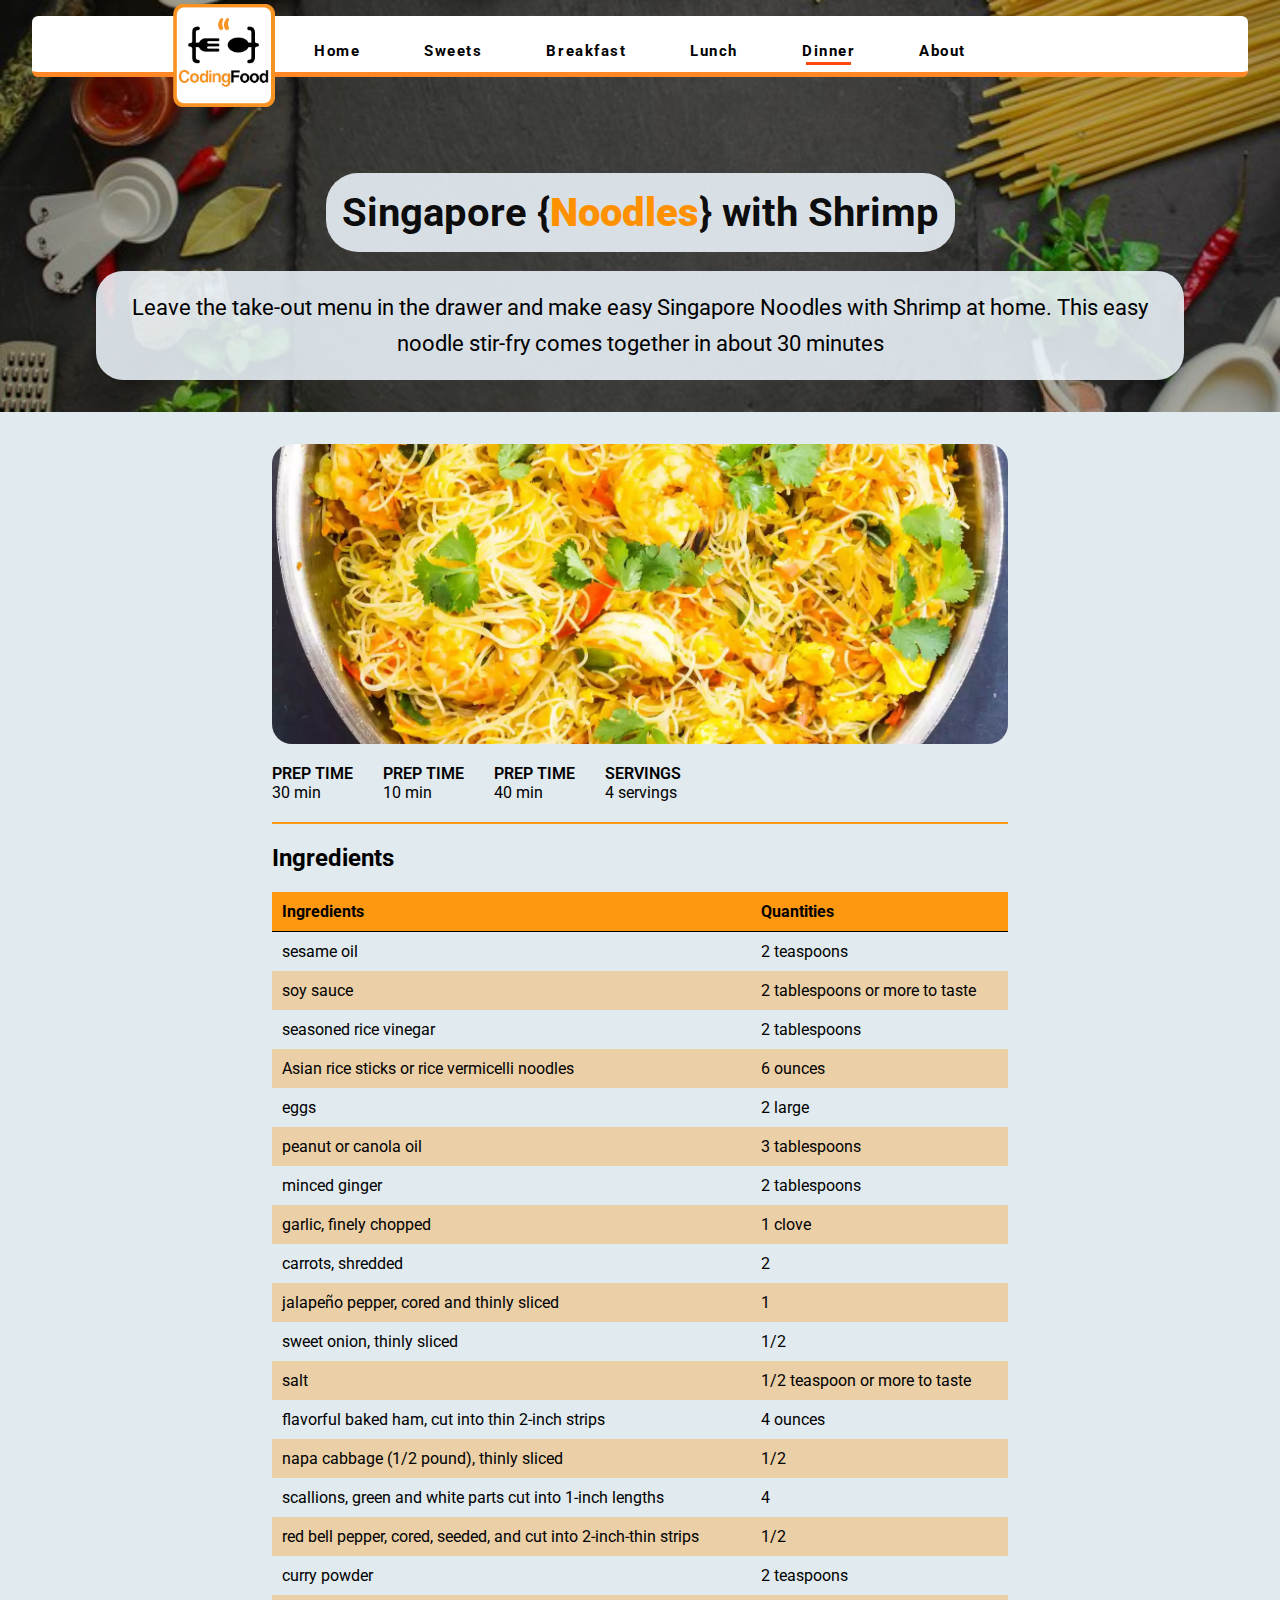
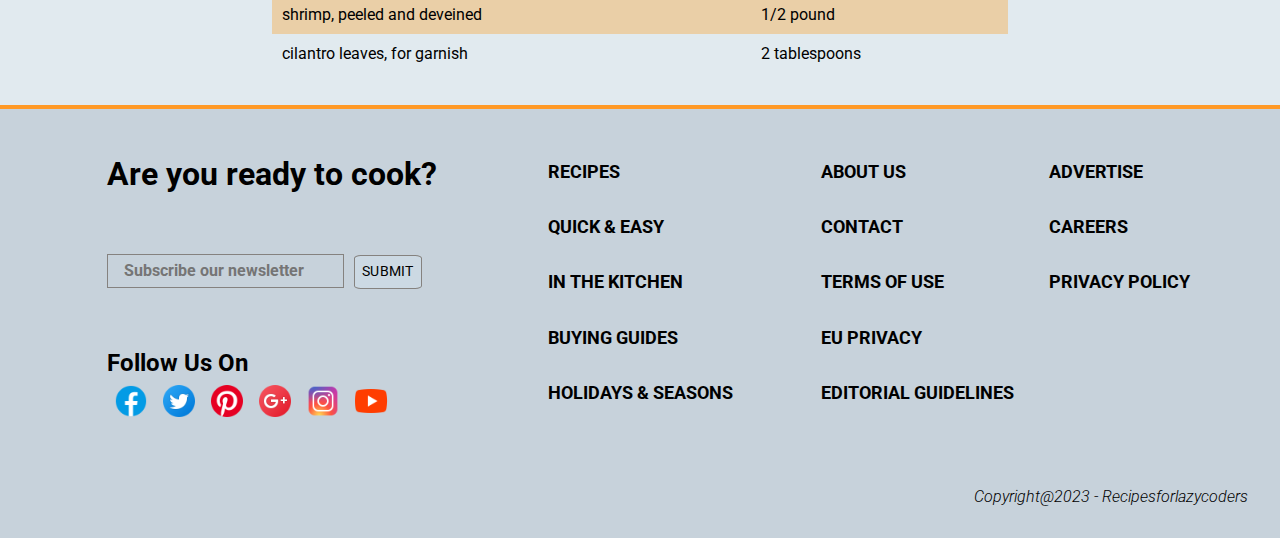
<file: Singapore_Noodles_with_Shrimp.html>
<!DOCTYPE html>
<html lang="en">
<head>
    <meta charset="UTF-8">
    <meta http-equiv="X-UA-Compatible" content="IE=edge">
    <meta name="viewport" content="width=device-width, initial-scale=1.0">
    <link rel="stylesheet" href="https://fonts.googleapis.com/css2?family=Material+Symbols+Rounded:opsz,wght,FILL,GRAD@20..48,100..700,0..1,-50..200" />
    <link rel="stylesheet" href="cook_book_header_pages.css">
    <link rel="stylesheet" href="/cook_book_main.css">
    <link rel="stylesheet" href="cook_book_footer.css">
    <link rel="stylesheet" href="cook_book_header_dinner_underline_marker.css">
    <link rel="preconnect" href="https://fonts.googleapis.com">
    <link rel="preconnect" href="https://fonts.gstatic.com" crossorigin>
    <link href="https://fonts.googleapis.com/css2?family=Roboto:wght@300;400&display=swap" rel="stylesheet">
    <link href="https://fonts.googleapis.com/css2?family=Playfair+Display:wght@900&family=Roboto+Slab:wght@300&family=Roboto:wght@300&display=swap" rel="stylesheet">
    <title>Singapore Noodles with Shrimp</title>
</head>
<body>
    <header>
        <div class="header-menu-box">
            <div id="header-menu-logo">
                <a href="index.html"><img id="logo" src="./img/Header/logo33.png" alt="logo"></a>
            </div>
            <nav id="nav-header">
                <input type="checkbox" id="menu-button">
                <label for="menu-button"><span class="material-symbols-rounded">menu</span></label>
                <ul class="header-menu">
                    <li><a id="header-click" class="home-head" id href="index.html">Home</a></li>
                    <li><a id="header-click" class="tips-head" href="#">Sweets</a></li>
                    <li><a id="header-click" class="breakfast-head" href="#">Breakfast</a></li>
                    <li><a id="header-click" class="lunch-head" href="#">Lunch</a></li>
                    <li><a id="header-click" class="dinner-head" href="#">Dinner</a></li>
                    <li><a id="header-click" class="about-head" href="#about-footer">About</a></li>
                    <!-- <li><a href="#CONTACT">sign in/up</a></li> -->
                </ul>
            </nav>
        </div>
        <div class="header-text">
            <h1 id="h1-head">Singapore {<span id="lazy"><strong>Noodles</strong></span>} with Shrimp</h1>
            <p id="title-underline">__________</p>
            <div class="title-text">
                <p id="white-text">Leave the take-out menu in the drawer and make easy Singapore Noodles with Shrimp at
                    home. This easy noodle stir-fry comes together in about 30 minutes</p>
            </div>
            <!-- <div class="button-div">
                <a href="#recipe-1"><button id="header-button">See the Recipe</button></a>
            </div> -->
        </div>
    </header> 
    <main class="recipe">
        <img class="recipe-image" src="/img/Main/Singapore_Noodles_with_Shrimp.webp" alt="">
        <div class="timing">
            <div class="prep-time">
                <p class="timing-bold">PREP TIME</p>
                <p>30 min</p>
            </div>
            <div class="cook-time">
                <p class="timing-bold">PREP TIME</p>
                <p>10 min</p>
            </div>
            <div class="total-time">
                <p class="timing-bold">PREP TIME</p>
                <p>40 min</p>
            </div>
            <div>
                <p class="timing-bold">SERVINGS</p>
                <p>4 servings</p>
            </div>
        </div>
        <hr />
        <h2>Ingredients</h2>
        <table>
            <tr>
                <th>Ingredients</th>
                <th>Quantities</th>
            </tr>
            <tr>
                <td>sesame oil</td>
                <td>2 teaspoons</td>
            </tr>
            <tr>
                <td>soy sauce</td>
                <td>2 tablespoons or more to taste</td>
            </tr>
            <tr>
                <td>seasoned rice vinegar</td>
                <td>2 tablespoons</td>
            </tr>
            <tr>
                <td>Asian rice sticks or rice vermicelli noodles</td>
                <td>6 ounces</td>
            </tr>
            <tr>
                <td>eggs</td>
                <td>2 large</td>
            </tr>
            <tr>
                <td>peanut or canola oil</td>
                <td>3 tablespoons</td>
            </tr>
            <tr>
                <td>minced ginger</td>
                <td>2 tablespoons</td>
            </tr>
            <tr>
                <td>garlic, finely chopped</td>
                <td>1 clove</td>
            </tr>
            <tr>
                <td>carrots, shredded</td>
                <td>2</td>
            </tr>
            <tr>
                <td>jalapeño pepper, cored and thinly sliced</td>
                <td>1</td>
            </tr>
            <tr>
                <td>sweet onion, thinly sliced</td>
                <td>1/2</td>
            </tr>
            <tr>
                <td>salt</td>
                <td>1/2 teaspoon or more to taste</td>
            </tr>
            <tr>
                <td>flavorful baked ham, cut into thin 2-inch strips</td>
                <td>4 ounces</td>
            </tr>
            <tr>
                <td>napa cabbage (1/2 pound), thinly sliced</td>
                <td>1/2</td>
            </tr>
            <tr>
                <td>scallions, green and white parts cut into 1-inch lengths</td>
                <td>4</td>
            </tr>
            <tr>
                <td>red bell pepper, cored, seeded, and cut into 2-inch-thin strips</td>
                <td>1/2</td>
            </tr>
            <tr>
                <td>curry powder</td>
                <td>2 teaspoons</td>
            </tr>
            <tr>
                <td>shrimp, peeled and deveined</td>
                <td>1/2 pound</td>
            </tr>
            <tr>
                <td>cilantro leaves, for garnish</td>
                <td>2 tablespoons</td>
            </tr>
        </table>
    </main>
    <!-- footer -->
    <footer>
        <div class="left">
            <p class="ready-to">Are you ready to cook?</p>
            <div class="newsletters">
                <input class="text" type="email" placeholder="Subscribe our newsletter" >
                <button class="submit">SUBMIT</button>
            </div>
            <div class="social-media">
                <p class="like">Follow Us On</p>
                <div class="socialmedia-logos">
                    <div class="facebookimage"><img class="facebook" src="./img/Footer/icons8-facebook-96.png" alt="facebook"></div>
                    <div class="twitterimage"><img class="twitter" src="./img/Footer/icons8-twitter-circled-96.png" alt="twitter"></div>
                    <div class="pinterestimage"><img class="pinterest" src="./img/Footer/icons8-pinterest-96.png" alt="pinterest"></div>
                    <div class="googleimage"><img class="google"  src="./img/Footer/icons8-google-plus-circled-96.png" alt="google"></div>
                    <div class="instergramimage"> <img class="instergram" src="./img/Footer/icons8-instagram-96.png" alt="instergram"></div>
                    <div class="youtubeimage"><img class="youtube" src="./img/Footer/icons8-youtube-96.png" alt="youtube"></div>
                </div>
            </div>
        </div>
        <div class="middle">
            <ul class="middle-section">
                <li class="links-bottom"><a class="footer-links" href="#">RECIPES</a></li>
                <li class="links-bottom"><a class="footer-links" href="#">QUICK & EASY</a></li>
                <li class="links-bottom"><a class="footer-links" href="#">IN THE KITCHEN</a></li>
                <li class="links-bottom"><a class="footer-links" href="#">BUYING GUIDES</a></li>
                <li class="links-bottom"><a class="footer-links" href="#">HOLIDAYS & SEASONS</a></li>
            </ul>
        </div>
        <div class="right">
            <ul class="first-section">
                <li class="links-bottom"><a class="footer-links" href="#">About Us</a></li>
                <li class="links-bottom"><a class="footer-links" href="#">Contact</a></li>
                <li class="links-bottom"><a class="footer-links" href="#">Terms of Use</a></li>
                <li class="links-bottom"><a class="footer-links" href="#">EU Privacy</a></li>
                <li class="links-bottom"><a class="footer-links" href="#">Editorial Guidelines</a></li>
                
            </ul>
            <ul class="second section">
                <li class="links-bottom"><a class="footer-links" href="#">Advertise</a></li>
                <li class="links-bottom"><a class="footer-links" href="#">Careers</a></li>
                <li class="links-bottom"><a class="footer-links" href="#">Privacy Policy</a></li>
            </ul>
        </div>
        <div class="copy-rights"><em>Copyright@2023 - Recipesforlazycoders</em></div>
        <span id="about-footer"></span>
    </footer>
</body>
</html>
</file>
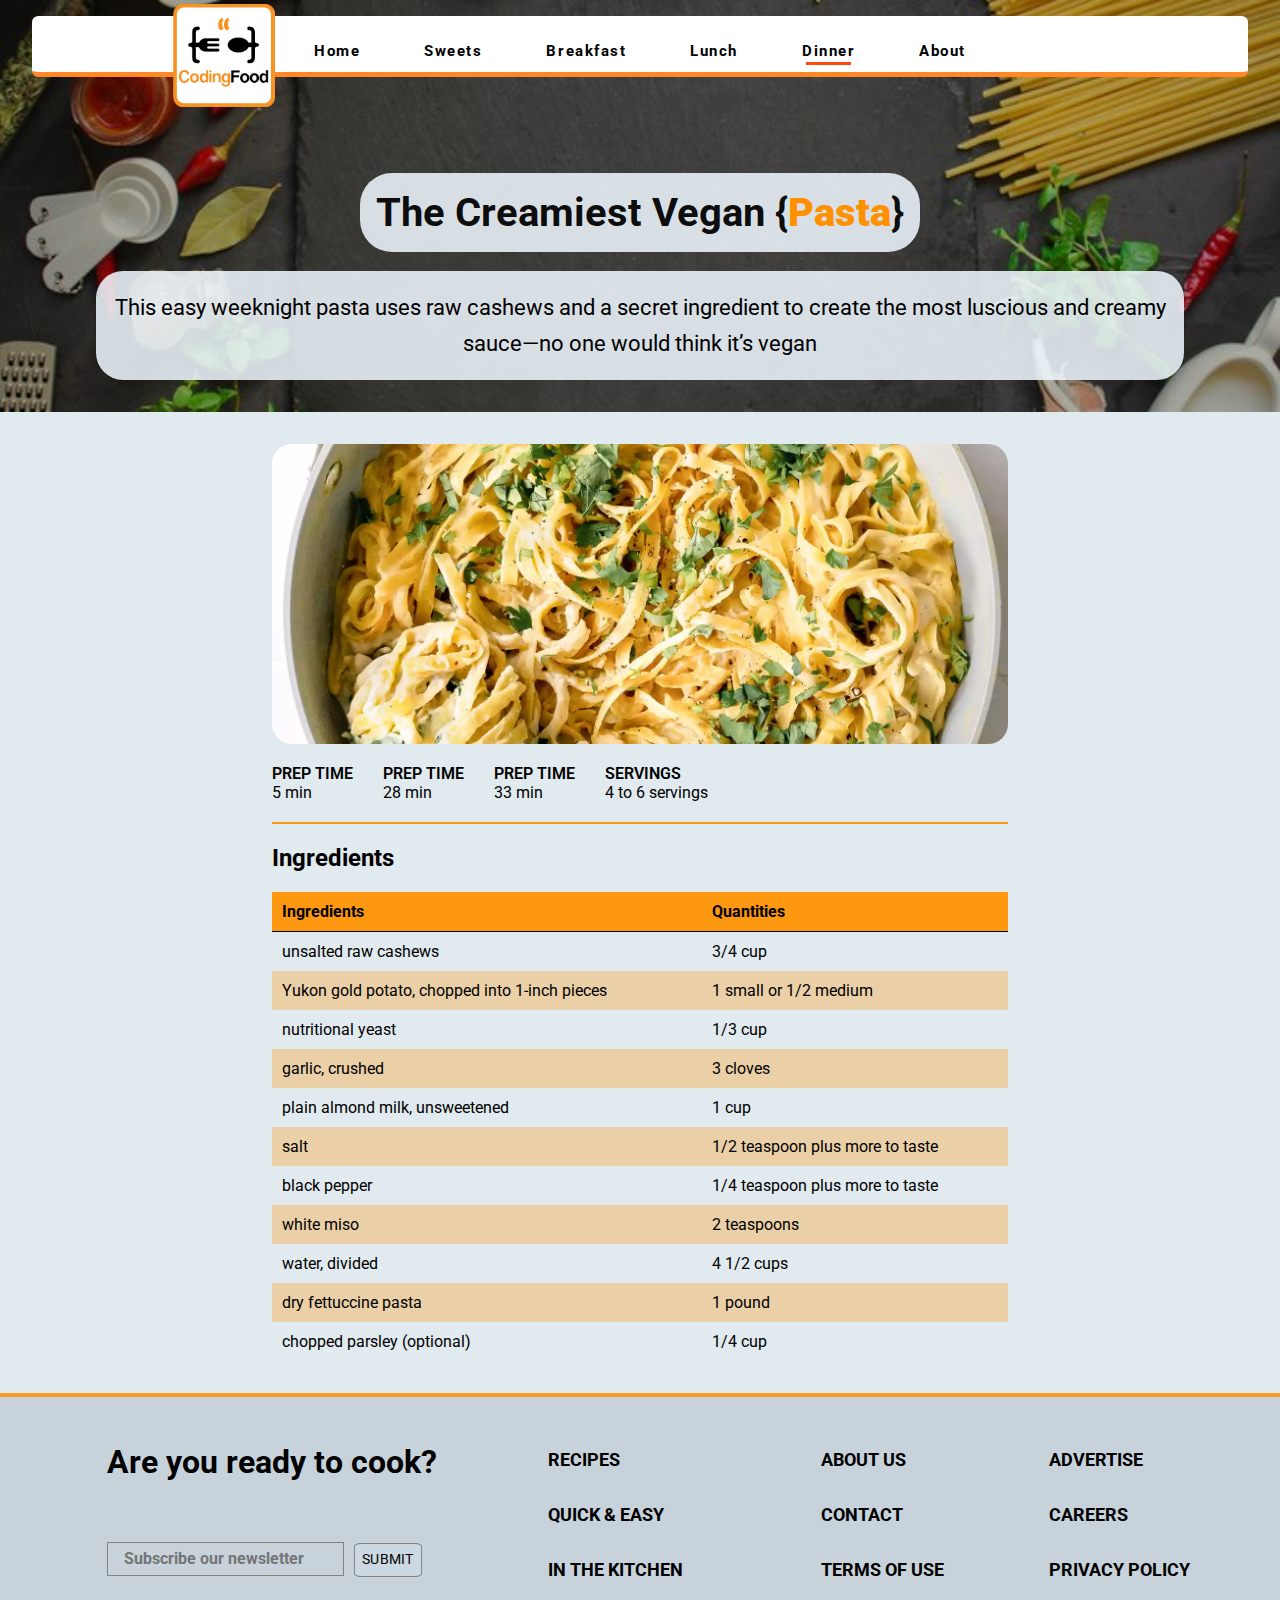
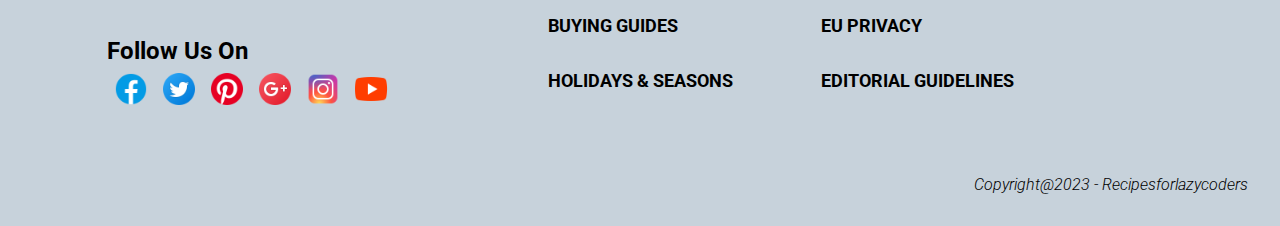
<file: The_Creamiest_Vegan_Pasta.html>
<!DOCTYPE html>
<html lang="en">
<head>
    <meta charset="UTF-8">
    <meta http-equiv="X-UA-Compatible" content="IE=edge">
    <meta name="viewport" content="width=device-width, initial-scale=1.0">
    <link rel="stylesheet" href="https://fonts.googleapis.com/css2?family=Material+Symbols+Rounded:opsz,wght,FILL,GRAD@20..48,100..700,0..1,-50..200" />
    <link rel="stylesheet" href="cook_book_header_pages.css">
    <link rel="stylesheet" href="/cook_book_main.css">
    <link rel="stylesheet" href="cook_book_footer.css">
    <link rel="stylesheet" href="cook_book_header_dinner_underline_marker.css">
    <link rel="preconnect" href="https://fonts.googleapis.com">
    <link rel="preconnect" href="https://fonts.gstatic.com" crossorigin>
    <link href="https://fonts.googleapis.com/css2?family=Roboto:wght@300;400&display=swap" rel="stylesheet">
    <link href="https://fonts.googleapis.com/css2?family=Playfair+Display:wght@900&family=Roboto+Slab:wght@300&family=Roboto:wght@300&display=swap" rel="stylesheet">
    <title>The Creamiest Vegan Pasta</title>
</head>
<body>
    <header>
        <div class="header-menu-box">
            <div id="header-menu-logo">
                <a href="index.html"><img id="logo" src="./img/Header/logo33.png" alt="logo"></a>
            </div>
            <nav id="nav-header">
                <input type="checkbox" id="menu-button">
                <label for="menu-button"><span class="material-symbols-rounded">menu</span></label>
                <ul class="header-menu">
                    <li><a id="header-click" class="home-head" id href="index.html">Home</a></li>
                    <li><a id="header-click" class="tips-head" href="#">Sweets</a></li>
                    <li><a id="header-click" class="breakfast-head" href="#">Breakfast</a></li>
                    <li><a id="header-click" class="lunch-head" href="#">Lunch</a></li>
                    <li><a id="header-click" class="dinner-head" href="#">Dinner</a></li>
                    <li><a id="header-click" class="about-head" href="#about-footer">About</a></li>
                    <!-- <li><a href="#CONTACT">sign in/up</a></li> -->
                </ul>
            </nav>
        </div>
        <div class="header-text">
            <h1 id="h1-head">The Creamiest Vegan {<span id="lazy"><strong>Pasta</strong></span>}</h1>
            <p id="title-underline">__________</p>
            <div class="title-text">
                <p id="white-text">This easy weeknight pasta uses raw cashews and a secret ingredient to create the most
                    luscious and creamy sauce—no one would think it’s vegan</p>
            </div>
            <!-- <div class="button-div">
                <a href="#recipe-1"><button id="header-button">See the Recipe</button></a>
            </div> -->
        </div>
    </header> 
    <main class="recipe">
        <img class="recipe-image" src="/img/Main/The_Creamiest_Vegan_Pasta.webp" alt="">
        <div class="timing">
            <div class="prep-time">
                <p class="timing-bold">PREP TIME</p>
                <p>5 min</p>
            </div>
            <div class="cook-time">
                <p class="timing-bold">PREP TIME</p>
                <p>28 min</p>
            </div>
            <div class="total-time">
                <p class="timing-bold">PREP TIME</p>
                <p>33 min</p>
            </div>
            <div>
                <p class="timing-bold">SERVINGS</p>
                <p>4 to 6 servings</p>
            </div>
        </div>

        <hr />
        <h2>Ingredients</h2>
        <table>
            <tr>
                <th>Ingredients</th>
                <th>Quantities</th>
            </tr>
            <tr>
                <td>unsalted raw cashews</td>
                <td>3/4 cup</td>
            </tr>
            <tr>
                <td>Yukon gold potato, chopped into 1-inch pieces </td>
                <td>1 small or 1/2 medium</td>
            </tr>
            <tr>
                <td>nutritional yeast</td>
                <td>1/3 cup</td>
            </tr>
            <tr>
                <td>garlic, crushed</td>
                <td>3 cloves</td>
            </tr>
            <tr>
                <td>plain almond milk, unsweetened</td>
                <td>1 cup</td>
            </tr>
            <tr>
                <td>salt</td>
                <td>1/2 teaspoon plus more to taste</td>
            </tr>
            <tr>
                <td>black pepper</td>
                <td>1/4 teaspoon plus more to taste</td>
            </tr>
            <tr>
                <td>white miso</td>
                <td>2 teaspoons</td>
            </tr>
            <tr>
                <td>water, divided</td>
                <td>4 1/2 cups</td>
            </tr>
            <tr>
                <td>dry fettuccine pasta</td>
                <td>1 pound</td>
            </tr>
            <tr>
                <td>chopped parsley (optional)</td>
                <td>1/4 cup </td>
            </tr>
        </table>
    </main>   
    <!-- footer -->
    <footer>
        <div class="left">
            <p class="ready-to">Are you ready to cook?</p>
            <div class="newsletters">
                <input class="text" type="email" placeholder="Subscribe our newsletter" >
                <button class="submit">SUBMIT</button>
            </div>
            <div class="social-media">
                <p class="like">Follow Us On</p>
                <div class="socialmedia-logos">
                    <div class="facebookimage"><img class="facebook" src="./img/Footer/icons8-facebook-96.png" alt="facebook"></div>
                    <div class="twitterimage"><img class="twitter" src="./img/Footer/icons8-twitter-circled-96.png" alt="twitter"></div>
                    <div class="pinterestimage"><img class="pinterest" src="./img/Footer/icons8-pinterest-96.png" alt="pinterest"></div>
                    <div class="googleimage"><img class="google"  src="./img/Footer/icons8-google-plus-circled-96.png" alt="google"></div>
                    <div class="instergramimage"> <img class="instergram" src="./img/Footer/icons8-instagram-96.png" alt="instergram"></div>
                    <div class="youtubeimage"><img class="youtube" src="./img/Footer/icons8-youtube-96.png" alt="youtube"></div>
                </div>
            </div>
        </div>
        <div class="middle">
            <ul class="middle-section">
                <li class="links-bottom"><a class="footer-links" href="#">RECIPES</a></li>
                <li class="links-bottom"><a class="footer-links" href="#">QUICK & EASY</a></li>
                <li class="links-bottom"><a class="footer-links" href="#">IN THE KITCHEN</a></li>
                <li class="links-bottom"><a class="footer-links" href="#">BUYING GUIDES</a></li>
                <li class="links-bottom"><a class="footer-links" href="#">HOLIDAYS & SEASONS</a></li>

            </ul>

        </div>
        <div class="right">
            <ul class="first-section">
                <li class="links-bottom"><a class="footer-links" href="#">About Us</a></li>
                <li class="links-bottom"><a class="footer-links" href="#">Contact</a></li>
                <li class="links-bottom"><a class="footer-links" href="#">Terms of Use</a></li>
                <li class="links-bottom"><a class="footer-links" href="#">EU Privacy</a></li>
                <li class="links-bottom"><a class="footer-links" href="#">Editorial Guidelines</a></li>
                

            </ul>

            <ul class="second section">
                <li class="links-bottom"><a class="footer-links" href="#">Advertise</a></li>
                <li class="links-bottom"><a class="footer-links" href="#">Careers</a></li>
                <li class="links-bottom"><a class="footer-links" href="#">Privacy Policy</a></li>
            </ul>

        </div>
        <div class="copy-rights"><em>Copyright@2023 - Recipesforlazycoders</em></div>
        <span id="about-footer"></span>
    </footer>
</body>

</html>
</file>
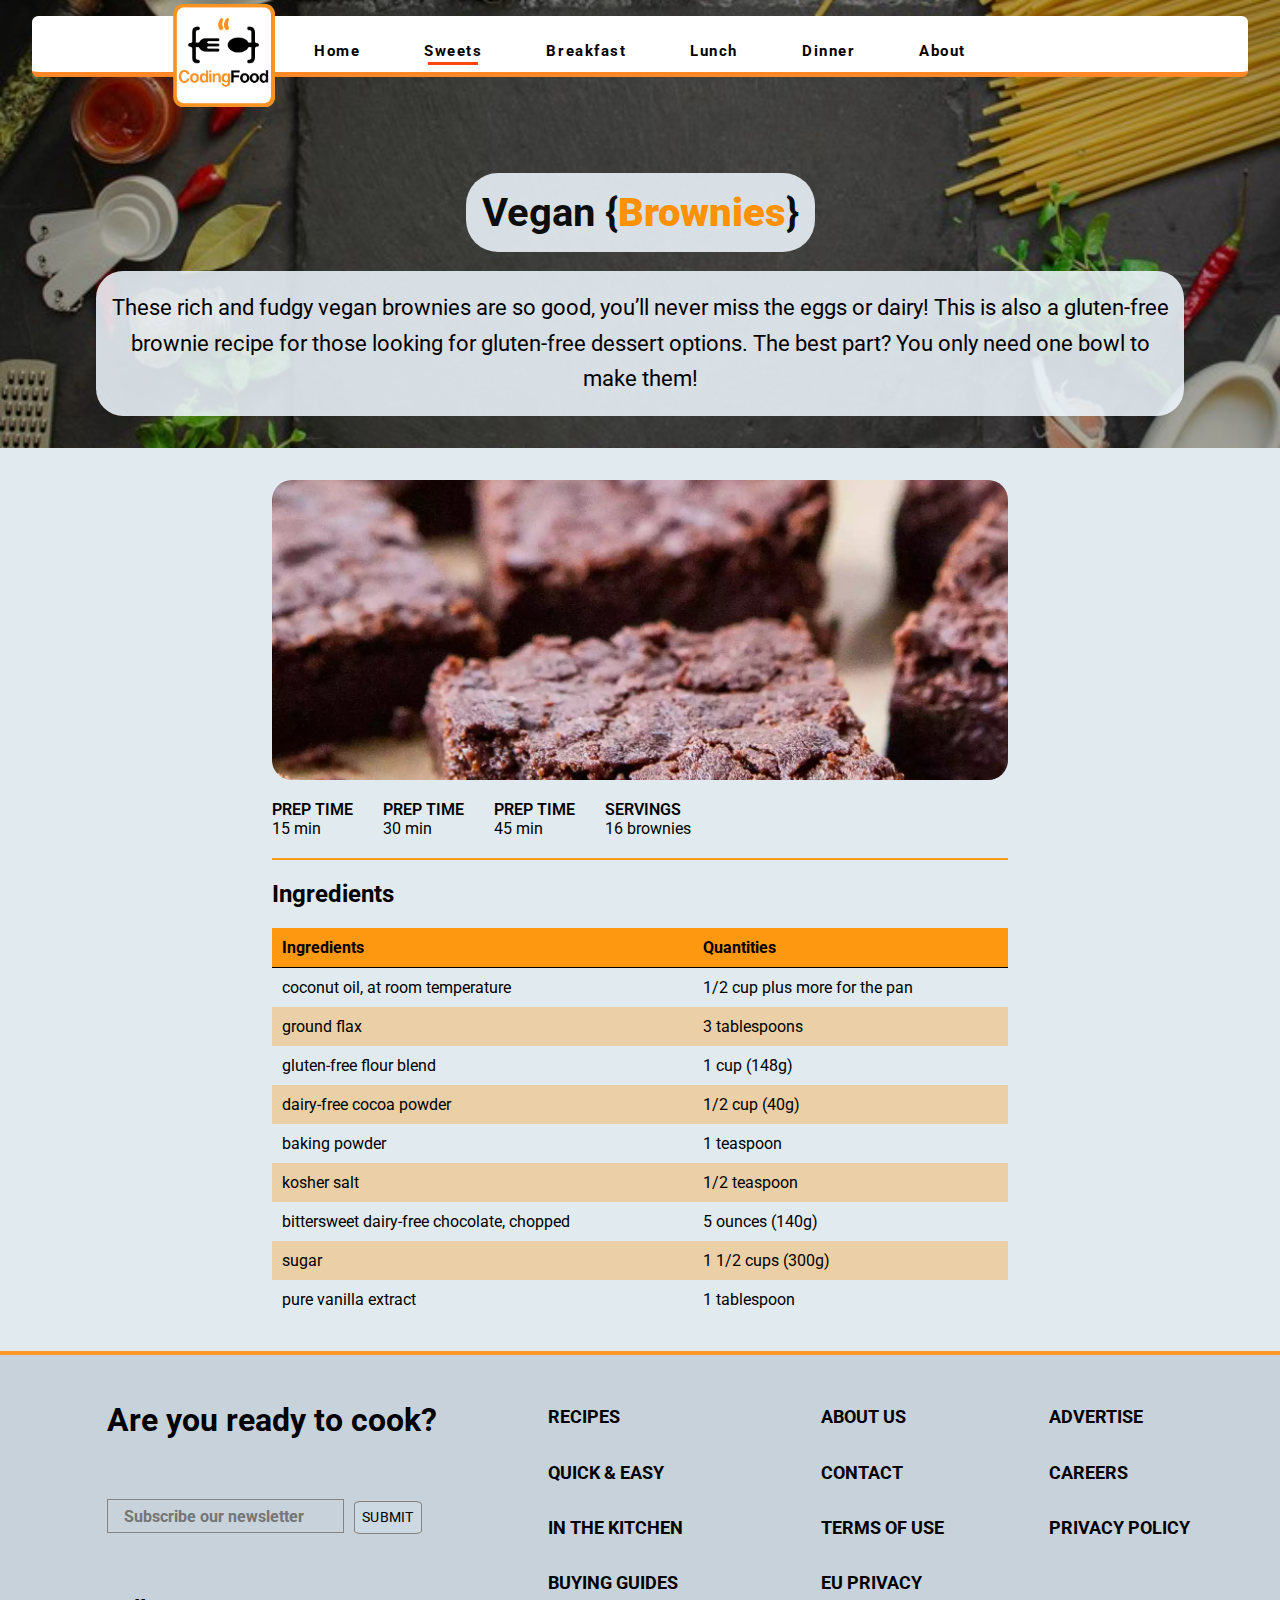
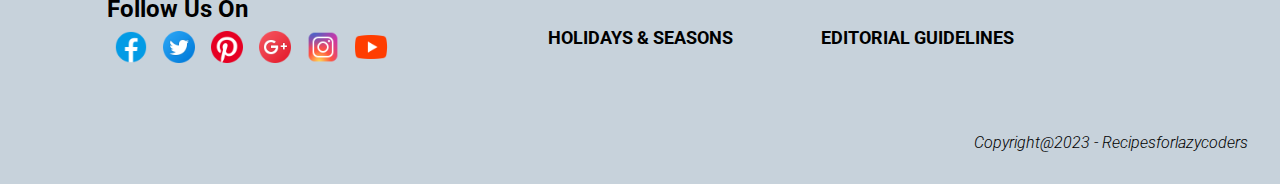
<file: Vegan_Brownies.html>
<!DOCTYPE html>
<html lang="en">
<head>
    <meta charset="UTF-8">
    <meta http-equiv="X-UA-Compatible" content="IE=edge">
    <meta name="viewport" content="width=device-width, initial-scale=1.0">
    <link rel="stylesheet" href="https://fonts.googleapis.com/css2?family=Material+Symbols+Rounded:opsz,wght,FILL,GRAD@20..48,100..700,0..1,-50..200" />
    <link rel="stylesheet" href="cook_book_header_pages.css">
    <link rel="stylesheet" href="/cook_book_main.css">
    <link rel="stylesheet" href="cook_book_footer.css">
    <link rel="stylesheet" href="cook_book_header_sweets_underline_marker.css">
    <link rel="preconnect" href="https://fonts.googleapis.com">
    <link rel="preconnect" href="https://fonts.gstatic.com" crossorigin>
    <link href="https://fonts.googleapis.com/css2?family=Roboto:wght@300;400&display=swap" rel="stylesheet">
    <link href="https://fonts.googleapis.com/css2?family=Playfair+Display:wght@900&family=Roboto+Slab:wght@300&family=Roboto:wght@300&display=swap" rel="stylesheet">
    <title>Vegan Brownies</title>
</head>
<body>
    <header>
        <div class="header-menu-box">
            <div id="header-menu-logo">
                <a href="index.html"><img id="logo" src="./img/Header/logo33.png" alt="logo"></a>
            </div>
            <nav id="nav-header">
                <input type="checkbox" id="menu-button">
                <label for="menu-button"><span class="material-symbols-rounded">menu</span></label>
                <ul class="header-menu">
                    <li><a id="header-click" class="home-head" id href="index.html">Home</a></li>
                    <li><a id="header-click" class="tips-head" href="#">Sweets</a></li>
                    <li><a id="header-click" class="breakfast-head" href="#">Breakfast</a></li>
                    <li><a id="header-click" class="lunch-head" href="#">Lunch</a></li>
                    <li><a id="header-click" class="dinner-head" href="#">Dinner</a></li>
                    <li><a id="header-click" class="about-head" href="#about-footer">About</a></li>
                    <!-- <li><a href="#CONTACT">sign in/up</a></li> -->
                </ul>
            </nav>
        </div>
        <div class="header-text">
            <h1 id="h1-head">Vegan {<span id="lazy"><strong>Brownies</strong></span>}</h1>
            <p id="title-underline">__________</p>
            <div class="title-text">
                <p id="white-text">These rich and fudgy vegan brownies are so good, you’ll never miss the eggs or dairy!
                    This is also a gluten-free brownie recipe for those looking for gluten-free dessert options. The
                    best part? You only need one bowl to make them!</p>
            </div>
            <!-- <div class="button-div">
                <a href="#recipe-1"><button id="header-button">See the Recipe</button></a>
            </div> -->
        </div>
    </header> 
    <main class="recipe">
        <img class="recipe-image" src="/img/Main/Vegan_Brownies.webp" alt="">
        <div class="timing">
            <div class="prep-time">
                <p class="timing-bold">PREP TIME</p>
                <p>15 min</p>
            </div>
            <div class="cook-time">
                <p class="timing-bold">PREP TIME</p>
                <p>30 min</p>
            </div>
            <div class="total-time">
                <p class="timing-bold">PREP TIME</p>
                <p>45 min</p>
            </div>
            <div>
                <p class="timing-bold">SERVINGS</p>
                <p>16 brownies</p>
            </div>
        </div>
        <hr />
        <h2>Ingredients</h2>
        <table>
            <tr>
                <th>Ingredients</th>
                <th>Quantities</th>
            </tr>
            <tr>
                <td>coconut oil, at room temperature</td>
                <td>1/2 cup plus more for the pan</td>
            </tr>
            <tr>
                <td>ground flax</td>
                <td>3 tablespoons</td>
            </tr>
            <tr>
                <td>gluten-free flour blend</td>
                <td>1 cup (148g)</td>
            </tr>
            <tr>
                <td>dairy-free cocoa powder</td>
                <td>1/2 cup (40g)</td>
            </tr>
            <tr>
                <td>baking powder</td>
                <td>1 teaspoon</td>
            </tr>
            <tr>
                <td>kosher salt</td>
                <td>1/2 teaspoon</td>
            </tr>
            <tr>
                <td>bittersweet dairy-free chocolate, chopped</td>
                <td>5 ounces (140g)</td>
            </tr>
            <tr>
                <td>sugar</td>
                <td>1 1/2 cups (300g)</td>
            </tr>
            <tr>
                <td>pure vanilla extract</td>
                <td>1 tablespoon</td>
            </tr>
        </table>
    </main>
    <!-- footer -->
    <footer>
        <div class="left">
            <p class="ready-to">Are you ready to cook?</p>
            <div class="newsletters">
                <input class="text" type="email" placeholder="Subscribe our newsletter" >
                <button class="submit">SUBMIT</button>
            </div>
            <div class="social-media">
                <p class="like">Follow Us On</p>
                <div class="socialmedia-logos">
                    <div class="facebookimage"><img class="facebook" src="./img/Footer/icons8-facebook-96.png" alt="facebook"></div>
                    <div class="twitterimage"><img class="twitter" src="./img/Footer/icons8-twitter-circled-96.png" alt="twitter"></div>
                    <div class="pinterestimage"><img class="pinterest" src="./img/Footer/icons8-pinterest-96.png" alt="pinterest"></div>
                    <div class="googleimage"><img class="google"  src="./img/Footer/icons8-google-plus-circled-96.png" alt="google"></div>
                    <div class="instergramimage"> <img class="instergram" src="./img/Footer/icons8-instagram-96.png" alt="instergram"></div>
                    <div class="youtubeimage"><img class="youtube" src="./img/Footer/icons8-youtube-96.png" alt="youtube"></div>
                </div>
            </div>
        </div>
        <div class="middle">
            <ul class="middle-section">
                <li class="links-bottom"><a class="footer-links" href="#">RECIPES</a></li>
                <li class="links-bottom"><a class="footer-links" href="#">QUICK & EASY</a></li>
                <li class="links-bottom"><a class="footer-links" href="#">IN THE KITCHEN</a></li>
                <li class="links-bottom"><a class="footer-links" href="#">BUYING GUIDES</a></li>
                <li class="links-bottom"><a class="footer-links" href="#">HOLIDAYS & SEASONS</a></li>
            </ul>
        </div>
        <div class="right">
            <ul class="first-section">
                <li class="links-bottom"><a class="footer-links" href="#">About Us</a></li>
                <li class="links-bottom"><a class="footer-links" href="#">Contact</a></li>
                <li class="links-bottom"><a class="footer-links" href="#">Terms of Use</a></li>
                <li class="links-bottom"><a class="footer-links" href="#">EU Privacy</a></li>
                <li class="links-bottom"><a class="footer-links" href="#">Editorial Guidelines</a></li>
                
            </ul>
            <ul class="second section">
                <li class="links-bottom"><a class="footer-links" href="#">Advertise</a></li>
                <li class="links-bottom"><a class="footer-links" href="#">Careers</a></li>
                <li class="links-bottom"><a class="footer-links" href="#">Privacy Policy</a></li>
            </ul>
        </div>
        <div class="copy-rights"><em>Copyright@2023 - Recipesforlazycoders</em></div>
        <span id="about-footer"></span>
    </footer>
</body>
</html>
</file>
<file: cook_book_header_home.css>
* { 
    margin: 0;
    padding: 0;
    box-sizing: border-box;
}

#header-click {
    text-decoration: none;
    color: rgb(255, 255, 255);
    font-size: 1.2em;
    font-weight: bold;
    position: relative;
    letter-spacing: 0.1em;
}

#tip-bottun {
    text-decoration: none;
    color: rgba(255, 255, 255, 0.959);
    font-size: 1.6em;
    font-weight: bold;
}

.header-menu-box {
    display: flex;
    justify-content: center;
    align-items: center;
    background-color: rgba(255, 135, 37, 0.904);
    border-radius: 0.5em; 
    padding: 2em 0em 1em;
    border-bottom:0.4em solid rgba(255, 255, 255, 0.957);
    /* border-right: 0.5em solid rgba(255, 255, 255, 0.858); */
    /* border-left: 0.5em solid rgba(255, 255, 255, 0.838); */
    /* border-top: 0.4em solid rgba(255, 255, 255, 0.909); */
    font-family: 'Roboto', sans-serif;
    font-size: 0.8em;
    }

header {
    background-image: url(./img/Header/header\ background55.jpg);
    background-repeat: no-repeat;
    background-size: cover;
    background-position:center;
    display: flex;
    flex-direction: column;
    padding: 1em 2em;
    color: rgb(0, 0, 0);
    max-height: auto;

}

.header-menu {
    display: flex;
    list-style: none;
    gap: 5em; 
}

#header-menu-logo {
    margin-left: -70vw;
    position: absolute;
    display:flex;
    flex-direction: row;

}

#logo {
    width: 8em;
    height: 8em;
    margin-top: 1em;
}

.header-text {
    display: flex;
    flex-direction: column;
    align-items: center;
    padding-top: 6rem;
    padding-bottom: 1rem;
}

.title-text {
    max-width: 40em;
    padding: 0.7em 0.5em 0.7em;
    /* font-family: ; */
    text-align: center;
    line-height: 1.3em;
    background-color: rgba(240, 248, 255, 0.865);
    border-radius: 1em ;
    font-size: 1.7em;
    margin: 0em 1em;
}

#white-text {
    color: rgb(0, 0, 0);
    /* font-weight: bold; */
    font-family: 'Roboto', sans-serif;
    font-size: 0.8em;
}

#lazy {
    color: rgb(255, 145, 0);
}

#h1-head {
    text-align: center;
    color: rgba(0, 0, 0, 0.941);
    font-size: 3em;
    font-weight: bold;
    background-color: rgba(240, 248, 255, 0.865);
    border-radius: 0.8em ;
    padding: 1rem;
    font-family: 'Roboto', sans-serif;
}

#menu-button {
    display: none;
}

label[for="menu-button"] {
display: none;
}

label[for="menu-button"] span{
    font-size: 2em;
}

#title-underline {
    color: rgba(240, 248, 255, 0);
    background-color: rgba(240, 248, 255, 0);
}

#header-button {
    padding: 0.7em 0.9em;
    border: 1.4px solid;
    color: rgb(255, 255, 255);
    border-color: rgb(255, 255, 255);
    border-radius: 3px;
    background-color: rgba(255, 149, 11, 0.954);
    font-size: 1em;
    font-weight: bold;
}

#header-click:hover {
    color: rgb(255, 255, 255);
    border-color: rgb(255, 238, 223);
    cursor: pointer;
    transition: 180ms;
}

/* .header-menu:hover {
    transform: scale(1.1);
    transition: 180ms;
} */

#header-button:hover, #tip-bottun:hover {
    color: rgb(251, 231, 227);
    border-color: rgb(255, 255, 254);
    cursor: pointer;
    transition: 180ms;
    transform: scale(1.1);
}


#header-click:active {
    color: rgba(7, 7, 7, 0.911);
    border-color: rgba(0, 0, 0, 0.886);
    transition: 100ms;
    /* background-color: rgba(255, 255, 255, 0.059); */
}

#header-button:active, #tip-bottun:active {
    color: rgb(255, 255, 255);
    border-color: rgb(255, 255, 255);
    cursor: pointer;
    transition: 100ms;
    transform: scale(1);
    background-color: rgba(227, 128, 0, 0.954);
}

#header-click::before {
    content: '';
    position: absolute;
    visibility: hidden;
    top: 1.3em;
    left: 0.25em;
    height: 0.2em;
    width: 0%;
    transition: 200ms ease-in-out;
    background-color: rgba(255, 255, 255, 0.863);
}

#header-click:hover::before {
    visibility: visible;
    width: 85%;
}

/* cook_book_header_honme_underline_marker */

.home-head::after {
    content: '';
    position: absolute;
    visibility:visible;
    top: 1.3em;
    left: 0.25em;
    height: 0.2em;
    width: 85%;
    background-color: rgba(16, 16, 16, 0.769);
}

/* .................................................................*/

.button-div {
    padding: 3em 0 2em;
}

@media (max-width: 1350px) {
    #header-menu-logo {
        margin-left: -65em;
        }

        #h1-head {
            font-size: 2.5em;
        }
}

@media (max-width: 1088px) {

    .header-menu {
        display:none;
        flex-direction: column;
        gap: 2vw;
        font-size: 1em;
        padding: 1em 0em;
        }

    .header-text {
        padding-top: 3em;
        }

    #menu-button:checked ~ .header-menu {
        display:flex;
    }

    label[for="menu-button"] {
        display: block;
        color: rgb(254, 254, 255);
        cursor: pointer;
    }

    #nav-header {
        position: absolute;
        top: 1.1em;
        right: 1.1em;
        background: rgba(245, 137, 42, 0.936);
        padding: 0.2em 0.5em;
        border: 5px solid rgba(116, 217, 243, 0.1);
        border-radius: 0.7em;
    }

    .header-menu-box {
        display: flex;
        flex-direction: row;
        justify-content:flex-start;
        padding: 0;
        background-color: transparent;
        border-radius: 0em;
        border: 0;
        }

        #header-menu-logo {
            margin-left: 0em;
            display:flex;
            flex-direction: row;
            position: relative;
        }

        #logo {
            margin-top: 0;
            width: 7em;
            height: 7em;
        }

    #header-click {
        color: rgb(255, 255, 255);
        font-size: 1.3em;
        }

    #h1-head{
        font-size: 2em;
    }

    .title-text {
        font-size: 1.3em;
    }

    #tip-bottun {
        font-size: 1.2em;
    }

    #header-click:hover, label[for="menu-button"]:hover {
        color: rgb(255, 240, 189);

        transition: 180ms;
    }
    
    #header-click:active, label[for="menu-button"]:active {
        color: rgba(12, 12, 12, 0.879);
        transition: 120ms;
    }

    }

    @media (max-width: 700px) {

        #header-button {
            font-size: 0.75em;
        }

        .title-text {
            margin: 0;
        }

        /* header {
            font-size: 2vw;
        }

        .header-text {
            padding-top: 10vw;
            padding-bottom: 1vw;
        }

        #nav-header {
            padding: 0.5vw;
        } */

        .header-menu-box {
            justify-content:center;
        }
    }

    @media (max-width: 365px) {

        .title-text {
            margin: 0;
        }

        header {
            font-size: 4.5vw;
        }

        .header-text {
            padding-top: 16vw;
            padding-bottom: 7vw;
        }

        #nav-header {
            padding: 1vw;
        }
        }
</file>
<file: cook_book_main.css>
* {
    margin: 0;
    padding: 0;
    box-sizing: border-box;
    font-family: -apple-system, BlinkMacSystemFont, 'Segoe UI', Roboto, Oxygen, Ubuntu, Cantarell, 'Open Sans', 'Helvetica Neue', sans-serif;

}

.catalogue {
    background: rgb(205, 220, 229, 0.607);
    display: grid;
    grid-template-columns: repeat(3, 1fr);
    width: 100%;
    gap: 20px;
    padding: 2em 16em;


}

.catalogue-item {
    background-color: rgba(255, 145, 0, 0.9);
    display: flex;
    flex-direction: column;
    border-radius: 20px;
    cursor: pointer;
}

.food {
    width: 100%;
    height: 250px;
    object-fit: cover;
    border-radius: 20px 20px 0 0;
}

.catalogue-item-info {

    display: flex;
    flex-direction: column;
    justify-content: space-between;
    min-height: 12rem;
    padding: 20px 0;
    padding-left: 20px;
    padding-right: 20px;
    font-family: Georgia, 'Times New Roman', Times, serif;
}

a:visited,
a:link,
a:hover,
a:active {
    color: black;
    text-decoration: none;
}

.food-type {
    font-size: 14px;
    font-weight: 800;
    color: black;
    align-self: baseline;
}

.catalogue-item-info>h3 {

    font-size: 30px;
}



@media (max-width:1600px) {
    .catalogue {
        padding: 2em 15rem;
    }

    .catalogue-item-info>h3 {
        font-size: 1.5em;
    }
}

@media (max-width:1250px) {
    .catalogue {
        padding: 2em 8rem;
    }
}

@media (max-width:1024px) {
    .catalogue {
        padding: 2em 8em;
    }

    .catalogue-item-info>h3 {
        font-size: 1.5em;
    }
}


@media (max-width:1024px) {
    .catalogue {
        grid-template-columns: repeat(2, 1fr);
    }
}


/* @media (max-width:900px) {
    .catalogue {
        padding: 0 5rem;
        grid-template-columns: repeat(2, 1fr);

    }

    .food {
        height: 120px;
    }



    .catalogue-item-info {
        min-height: 8rem;

    }

    .catalogue-item-info>h3 {
        font-size: 20px;
    }
} */


@media (max-width:700px) {
    .catalogue {
        grid-template-columns: repeat(1, 1fr);

        padding: 5vw 10vw;
    }
}

/* Recipe page */

.recipe {
    background: rgb(205, 220, 229, 0.607);
    display: flex;
    justify-content: center;
    flex-direction: column;
    gap: 20px;
    padding: 2em 30em;
}



.recipe-image {
    width: 100%;
    height: 300px;
    border-radius: 20px;
    object-fit: cover;
}

.timing {
    display: flex;
    flex-direction: row;
    justify-content: centert;
    gap: 30px;



}

.timing-bold {
    font-weight: 600;
}

hr {
    height: 2px;
    width: 100%;
    background-color: rgba(255, 145, 0, 0.9);
    border: none;
}

table,
th,
td {

    border-collapse: collapse;
    padding: 10px;
    text-align: left;

}

tr:nth-child(odd) {
    background-color: rgba(255, 145, 0, 0.3);
}

th {
    background-color: rgba(255, 145, 0, 0.9);
    border-bottom: 1px solid;


}

@media (max-width:1600px) {
    .recipe {
        padding: 2em 17rem;
    }
}


@media (max-width:1024px) {
    .recipe {
        padding: 2em 8rem;
    }
}


@media (max-width:900px) {
    .recipe {
        padding: 2em 5rem;
    }


}

@media (max-width:500px) {
    .timing {
        flex-direction: column;
    }
    .recipe {
            padding: 2vw 4vw;
    }
}

@media (max-width:360px) {
    .catalogue {
        font-size: 0.8em;
    }
}
</file>
<file: cook_book_footer.css>
/* footer */

* { 
    margin: 0;
    padding: 0;
    box-sizing: border-box;
}

footer{
    background-color:rgba(197, 209, 218, 0.968);
    background-position: center;
    background-repeat: no-repeat;
    background-attachment: fixed;
    background-origin: border-box;
    width:100%;
    display: grid;
    grid-template-columns: 2fr 1fr 2fr;
    border-top: 0.3em solid rgb(255, 153,37);;
    font-family: 'Roboto Slab', serif;
    font-weight: 500;
    
}

.links-bottom{
    list-style: none;
    padding: 1em;
}

.footer-links{
    text-decoration: none;
    color: black;
}

.footer-links:hover{
    cursor: pointer;
    color:rgb(255, 153,37);
}

.footer-links:active{
    color: rgba(249, 84, 1, 0.879);
}
.left{
    display: grid;
    grid-template-rows: auto;
    justify-content: center;
    align-items: center;
    margin-top: 1em;
}

.ready-to{
    font-weight: bold;
    font-size: 2em;
    margin-left:1em;
}

.newsletters{
    margin-left:2em;
}
input.text{
    height: 2em;
    padding: 1em;
    font-size: 1em;
    background-color: transparent;
    border: 0.1em solid rgb(133, 130, 127);
    
}

::placeholder{
    font-weight: bold;
    font-size: 1em;
}

.submit{
    width: -moz-fit-content;
    width: fit-content;
    padding: 0.5em;
    margin-left: 0.4em;
    border-radius: 10%;
    background-color:rgba(205, 220, 229, 0.707);
    border: 0.1em solid rgb(133, 130, 127);
    letter-spacing: 0.02em;
    transition: transform 1s;
    font-size: 0.9em;
    
}

.submit:hover{
    cursor: pointer;
    color: rgb(255, 153,37);
    transform: scale(1.2);
}

.social-media{
    margin-left:2em;
    display: flex;
    flex-direction: column;
    justify-content: center;
    align-items: center;
}

.like{
    font-size: 1.5em;
    font-weight: bold;
    align-self: flex-start;
}

.socialmedia-logos{
    display:flex;
    justify-content: center;
    align-items: center;
    align-self: flex-start;
    margin: 0;
}

.facebookimage{
    margin-left: 0; 
    height: 3em;
    width: 3em;
}

.twitterimage{
    margin-left: 0; 
    height: 3em;
    width: 3em;
}
.pinterestimage{
    margin-left: 0; 
    height:3em;
    width: 3em;
}

.googleimage{
    margin-left: 0; 
    height:3em;
    width: 3em; 
}

.instergramimage{
    margin-left: 0; 
    height:3em;
    width: 3em;
}

.youtubeimage{
    margin-left: 0; 
    height:3em;
    width: 3em;
}

img.facebook{
    height:3em;
    width: 3em;
    justify-content: center;
    align-items: center;
    transform: scale(0.8);
    transition: transform 1s;

}

img.facebook:hover{
    transform: scale(1);
    cursor: pointer;
}

img.twitter{
    transform: scale(0.8);
    transition: transform 1s;
    height:3em;
    width: 3em;
    justify-content: center;
    align-items: center;
}

img.twitter:hover{
    transform: scale(1);
    cursor: pointer;
}

img.pinterest{
    transform: scale(0.8);
    transition: transform 1s;
    height:3em;
    width: 3em;
    justify-content: center;
    align-items: center;
}

img.pinterest:hover{
    transform: scale(1);
    cursor: pointer;
}

img.youtube{
    transform: scale(0.8);
    transition: transform 1s;
    height:3em;
    width: 3em;
    justify-content: center;
    align-items: center;
}
img.youtube:hover{
    transform: scale(1);
    cursor: pointer;
}

img.google{
    transform: scale(0.8);
    transition: transform 1s;
    height:3em;
    width: 3em;
    justify-content: center;
    align-items: center;
}

img.google:hover{
    transform: scale(1);
    cursor: pointer; 
}

img.instergram{
    width: 3em;
    height:3em;
    justify-content: center;
    align-items: center;
    transform: scale(0.8);
    transition: transform 1s;
}

img.instergram:hover{
    transform: scale(1);
    cursor: pointer;
}

.middle{
    display: flex;
    align-items: flex-start;
    justify-content: center;
    margin-top: 2em;
    font-weight: bold;
    font-size: 1.1em;

}

.right{
    display: flex;
    text-transform: uppercase;
    align-items: flex-start;
    padding: 2em;
    font-size: 1.1em;
    font-weight: bold;
}

.copy-rights{
    grid-column: 1 / span 3;
    justify-self: right;
    align-self: center;
    padding: 2em;
    font-weight: 300;
}

@media only screen and (max-width:1200px) {

    footer{
        grid-template-columns: 2fr 1fr 2fr;
    }

    .ready-to{
        font-size: 1.5em;
    }

    .newsletters{
        margin-left:1.5em;
    }

    .social-media{
        margin-left: 1.5em;
    }

    .like{
        font-weight: bold;
        font-size: 1em;
    }

    .middle{
        font-size: 0.9em;
        font-weight: bold;
    }
    
    .right{
        font-size: 0.9em;
        font-weight: bold;
    }

    .copy-rights{
        font-size: 0.8em;
        font-weight: 300;
    }
}



@media only screen and (max-width:985px){

    footer{
        grid-template-columns: 1.5fr 1fr 1.3fr;
    }

    .left{
        align-content: flex-start;
    }

    .newsletters{
        margin-top: 2em;
    }
    input.text{
        height: 2em;
        padding: 0.3em;
    }
    .submit{
        padding: 0.4em;
    }

    .like{
        font-size: 1em;
        font-weight: bold;
    }

    .social-media{
        display: flex;
        margin-top: 2em;
    }

    .middle{
        font-size: 0.8em;
        margin-top: 0;
        padding-top: 1em;
    }
    
    .right{
        font-size: 0.8em;
        flex-direction: column;
        margin-top: 0;
        padding-top: 1em;
    }

    .copy-rights{
        justify-self: left;
        align-self: flex-start;
        align-content: flex-end;
        padding: 2em;
        font-size: 0.8em;
        margin-left: 2.5em;
    }
}

@media only screen and (max-width:712px){

    .footer{
        display: grid;
        grid-template-columns: 1fr 1fr 1fr;
    }

    .left{
        grid-column: 1/4;
        justify-content: center;
        padding-left: 3em;
    }
    .socialmedia-logos{
        margin-bottom: 0;
    }

    .middle{
        justify-content: center;
        grid-area: 2 / 2 / 2/ span 2;
        padding: 0;
        font-weight: 0;
        padding-top:1em;
        margin-left: 10em;
    }

    .right{
        grid-area: 2 / 1 / 2/ span 2;
        justify-content: center;
        padding-top:1em;
        font-weight: 0;
        margin-left: 10em;
    }

    .copy-rights{
        margin-left: 10em;
        height: -moz-fit-content;
        height: fit-content;
        padding: 0 0 1em 0;
        justify-self: center;
    }
}


@media only screen and (max-width:540px){

    footer{
        display: flex;
        flex-direction: column;
        justify-content: center;
        align-items: center;
    }

    .left{
        padding-left: 0;
        margin-left: 0;
        margin-bottom: 0;
        padding-bottom: 0;
    }

    .ready-to{
        font-size: 1rem;
    }

    .newsletters{
        margin-left: 1em;
    }

    .social-media{
        margin-left: 1em;
    }

    .middle{
        padding-left: 0;
        margin-bottom: 0;
        margin-left: 0;
    }

    .right{
        margin: 0;
        padding-left: 3em;
        padding-top: 0;
        margin-top: 0;
    }

    

    .copy-rights{
        margin-left: 0;
        padding-left: 2em;
        align-self: center;
    }
}

@media only screen and (max-width:320px){

    .left{
        align-self: flex-start;
        padding-left: 0;
        margin-left: 0;

    }

    .ready-to{
        margin-left: 0;
        padding-left: 0.5em;
        font-weight: 500;
    }
    .newsletters{
        display: flex;
        flex-direction: column;
        margin-left: 0;
        padding-left: 0.5em;

    }

    input.text{
        width: auto;
    }

    button.submit{
        margin-top: 0.5em;
        margin-left:0;
    }

    .social-media{
        margin-left: 0;
        padding-left: 0.5em;
    }

    .middle{
        align-self: flex-start;
    }

    .right{
        align-self: flex-start;
        padding-left: 0;
    }

    .socialmedia-logos{
        display: grid;
        grid-template-rows: 1fr 1fr;
        grid-template-columns:4em 4em 4em;
    }

    img.facebook{
        transform: scale(0.7);
        gap:0;
    }

    img.twitter{
        transform: scale(0.7);
        gap:0;
    }

    img.pinterest{
        transform: scale(0.7);
        gap:0;
    }

    img.google{
        transform: scale(0.7);
        gap:0;
    }

    img.youtube{
        transform: scale(0.7);
        gap:0;
    }

    img.instergram{
        transform: scale(0.7);
        gap:0;
    }
    .copy-rights{
        align-self:flex-start;
        padding-left: 0.5em;

    }
}
</file>
<file: cook_book_header_pages.css>
* { 
    margin: 0;
    padding: 0;
    box-sizing: border-box;
}

#header-click {
    text-decoration: none;
    color: rgb(0, 0, 0);
    font-size: 1.2em;
    font-weight: bold;
    position: relative;
    letter-spacing: 0.1em;
}

/* #tip-bottun {
    text-decoration: none;
    color: rgb(255, 255, 255);
    font-size: 1.6em;
    font-weight: bold;
} */

.header-menu-box {
    display: flex;
    justify-content: center;
    align-items: center;
    background-color: rgb(255, 255, 255);
    border-radius: 0.5em; 
    padding: 2em 0em 1em;
    border-bottom:0.4em solid rgb(255, 135, 37);
    /* border-right: 0.5em solid rgb(255, 145, 0); */
    /* border-left: 0.5em solid rgb(255, 145, 0); */
    /* border-top: 0.4em solid rgb(255, 145, 0); */
    font-family: 'Roboto', sans-serif;
    font-size: 0.8em;
    }

header {
    background-image: url(./img/Header/pasta11.jpg);
    background-color:rgba(205, 220, 229, 0.607);
    background-repeat: no-repeat;
    background-size: cover;
    background-position: center;
    display: flex;
    flex-direction: column;
    padding: 1em 2em;
    color: rgb(0, 0, 0);
    max-height: auto;

}

.header-menu {
    display: flex;
    list-style: none;
    gap: 5em; 
}

#header-menu-logo {
    margin-left: -70vw;
    position: absolute;
    display:flex;
    flex-direction: row;

}

#logo {
    width: 8em;
    height: 8em;
    margin-top: 1em;
}

.header-text {
    display: flex;
    flex-direction: column;
    align-items: center;
    padding-top: 6rem;
    padding-bottom: 1rem;
}

.title-text {
    max-width: 40em;
    padding: 0.7em 0.5em 0.7em;
    /* font-family: ; */
    text-align: center;
    line-height: 1.3em;
    background-color: rgba(240, 248, 255, 0.865);
    border-radius: 1em ;
    font-size: 1.7em;
    margin: 0em 1em;
}

#white-text {
    color: rgb(0, 0, 0);
    /* font-weight: bold; */
    font-family: 'Roboto', sans-serif;
    font-size: 0.8em;
}

#lazy {
    color: rgb(255, 145, 0);
}

#h1-head {
    text-align: center;
    color: rgba(0, 0, 0, 0.941);
    font-size: 3em;
    font-weight: bold;
    background-color: rgba(240, 248, 255, 0.865);
    border-radius: 0.8em ;
    padding: 1rem;
    font-family: 'Roboto', sans-serif;
}

#menu-button {
    display: none;
}

label[for="menu-button"] {
display: none;
}

label[for="menu-button"] span{
    font-size: 2em;
}

#title-underline {
    color: rgba(240, 248, 255, 0);
    background-color: rgba(240, 248, 255, 0);
}

/* #header-button {
    padding: 0.9em 1em;
    border: 1.4px solid;
    color: rgb(255, 255, 255);
    border-color: rgb(255, 255, 255);
    border-radius: 3px;
    background-color: rgba(255, 149, 11, 0.954);
    font-size: 0.8em;
    font-weight: bold;
} */

#header-click:hover {
    color: rgb(255, 135, 37);
    border-color: rgb(253, 138, 30);
    cursor: pointer;
    transition: 180ms;
}

/* .header-menu:hover {
    transform: scale(1.1);
    transition: 180ms;
} */

/* #header-button:hover, #tip-bottun:hover {
    color: rgb(255, 242, 227);
    border-color: rgb(255, 243, 231);
    cursor: pointer;
    transition: 180ms;
    transform: scale(1.1);
} */


#header-click:active {
    color: rgba(249, 84, 1, 0.879);
    border-color: rgba(255, 119, 29, 0.813);
    transition: 120ms;
    transform: scale(1.1);
    /* background-color: rgba(255, 255, 255, 0.059); */
}

#header-button:active, #tip-bottun:active {
    color: rgb(255, 248, 240);
    border-color: rgb(247, 240, 233);
    cursor: pointer;
    transition: 100ms;
    transform: scale(1);
    background-color: rgba(227, 128, 0, 0.954);
}

#header-click::before {
    content: '';
    position: absolute;
    visibility: hidden;
    top: 1.3em;
    left: 0.25em;
    height: 0.2em;
    width: 0%;
    transition: 200ms ease-in-out;
    background-color: rgb(255, 135, 37);
}


#header-click:hover::before {
    visibility: visible;
    width: 85%;
}

/* .button-div {
    padding: 3em 0 2em;
} */

@media (max-width: 1350px) {
    #header-menu-logo {
        margin-left: -65em;
        }

        #h1-head {
            font-size: 2.5em;
        }
}

@media (max-width: 1088px) {

    .header-menu {
        display:none;
        flex-direction: column;
        gap: 2vw;
        font-size: 1em;
        padding: 1em 0em;
        }

    .header-text {
        padding-top: 3em;
        }

    #menu-button:checked ~ .header-menu {
        display:flex;
    }

    label[for="menu-button"] {
        display: block;
        color: rgb(254, 254, 255);
        cursor: pointer;
    }

    #nav-header {
        position: absolute;
        top: 1.1em;
        right: 1.1em;
        background: rgba(245, 137, 42, 0.936);
        padding: 0.2em 0.5em;
        border: 5px solid rgba(116, 217, 243, 0.1);
        border-radius: 0.7em;
    }

    .header-menu-box {
        display: flex;
        flex-direction: row;
        justify-content:flex-start;
        padding: 0;
        background-color: transparent;
        border-radius: 0em;
        border: 0;
        }

        #header-menu-logo {
            margin-left: 0em;
            display:flex;
            flex-direction: row;
            position: relative;
        }

        #logo {
            margin-top: 0;
            width: 7em;
            height: 7em;
        }

    #header-click {
        color: rgb(255, 255, 255);
        font-size: 1.3em;
        }

    #h1-head{
        font-size: 2em;
    }

    .title-text {
        font-size: 1.3em;
    }

    #tip-bottun {
        font-size: 1.2em;
    }

    #header-click:hover, label[for="menu-button"]:hover {
        color: rgb(255, 240, 189);

        transition: 180ms;
    }
    
    #header-click:active, label[for="menu-button"]:active {
        color: rgba(12, 12, 12, 0.879);
        transition: 120ms;
    }

    }

    @media (max-width: 700px) {

        
        /* padding: 2vw;
        }*/

        .title-text {
            margin: 0;
        }

        /* header {
            font-size: 2vw;
        }

        .header-text {
            padding-top: 10vw;
            padding-bottom: 1vw;
        }

        #nav-header {
            padding: 0.5vw;
        } */

        .header-menu-box {
            justify-content:center;
        }
    }

    @media (max-width: 350px) {

        .title-text {
            margin: 0;
        }

        header {
            font-size: 4.5vw;
        }

        .header-text {
            padding-top: 16vw;
            padding-bottom: 7vw;
        }

        #nav-header {
            padding: 1vw;
        }
        }
</file>
<file: cook_book_header_lunch_underline_marker.css>
* { 
    margin: 0;
    padding: 0;
    box-sizing: border-box;
}

/* change underneath this comment for each page using class name */

.lunch-head::after {
    content: '';
    position: absolute;
    visibility:visible;
    top: 1.3em;
    left: 0.25em;
    height: 0.2em;
    width: 85%;
    background-color: rgb(255, 71, 15);
}

/* .................................................................*/
</file>
<file: cook_book_header_dinner_underline_marker.css>
* { 
    margin: 0;
    padding: 0;
    box-sizing: border-box;
}

/* change underneath this comment for each page using class name */

.dinner-head::after {
    content: '';
    position: absolute;
    visibility:visible;
    top: 1.3em;
    left: 0.25em;
    height: 0.2em;
    width: 85%;
    background-color: rgb(255, 71, 15);
}

/* .................................................................*/
</file>
<file: cook_book_header_sweets_underline_marker.css>
* { 
    margin: 0;
    padding: 0;
    box-sizing: border-box;
}

/* change underneath this comment for each page using class name */

.tips-head::after {
    content: '';
    position: absolute;
    visibility:visible;
    top: 1.3em;
    left: 0.25em;
    height: 0.2em;
    width: 85%;
    background-color: rgb(255, 71, 15);
}

/* .................................................................*/
</file>
